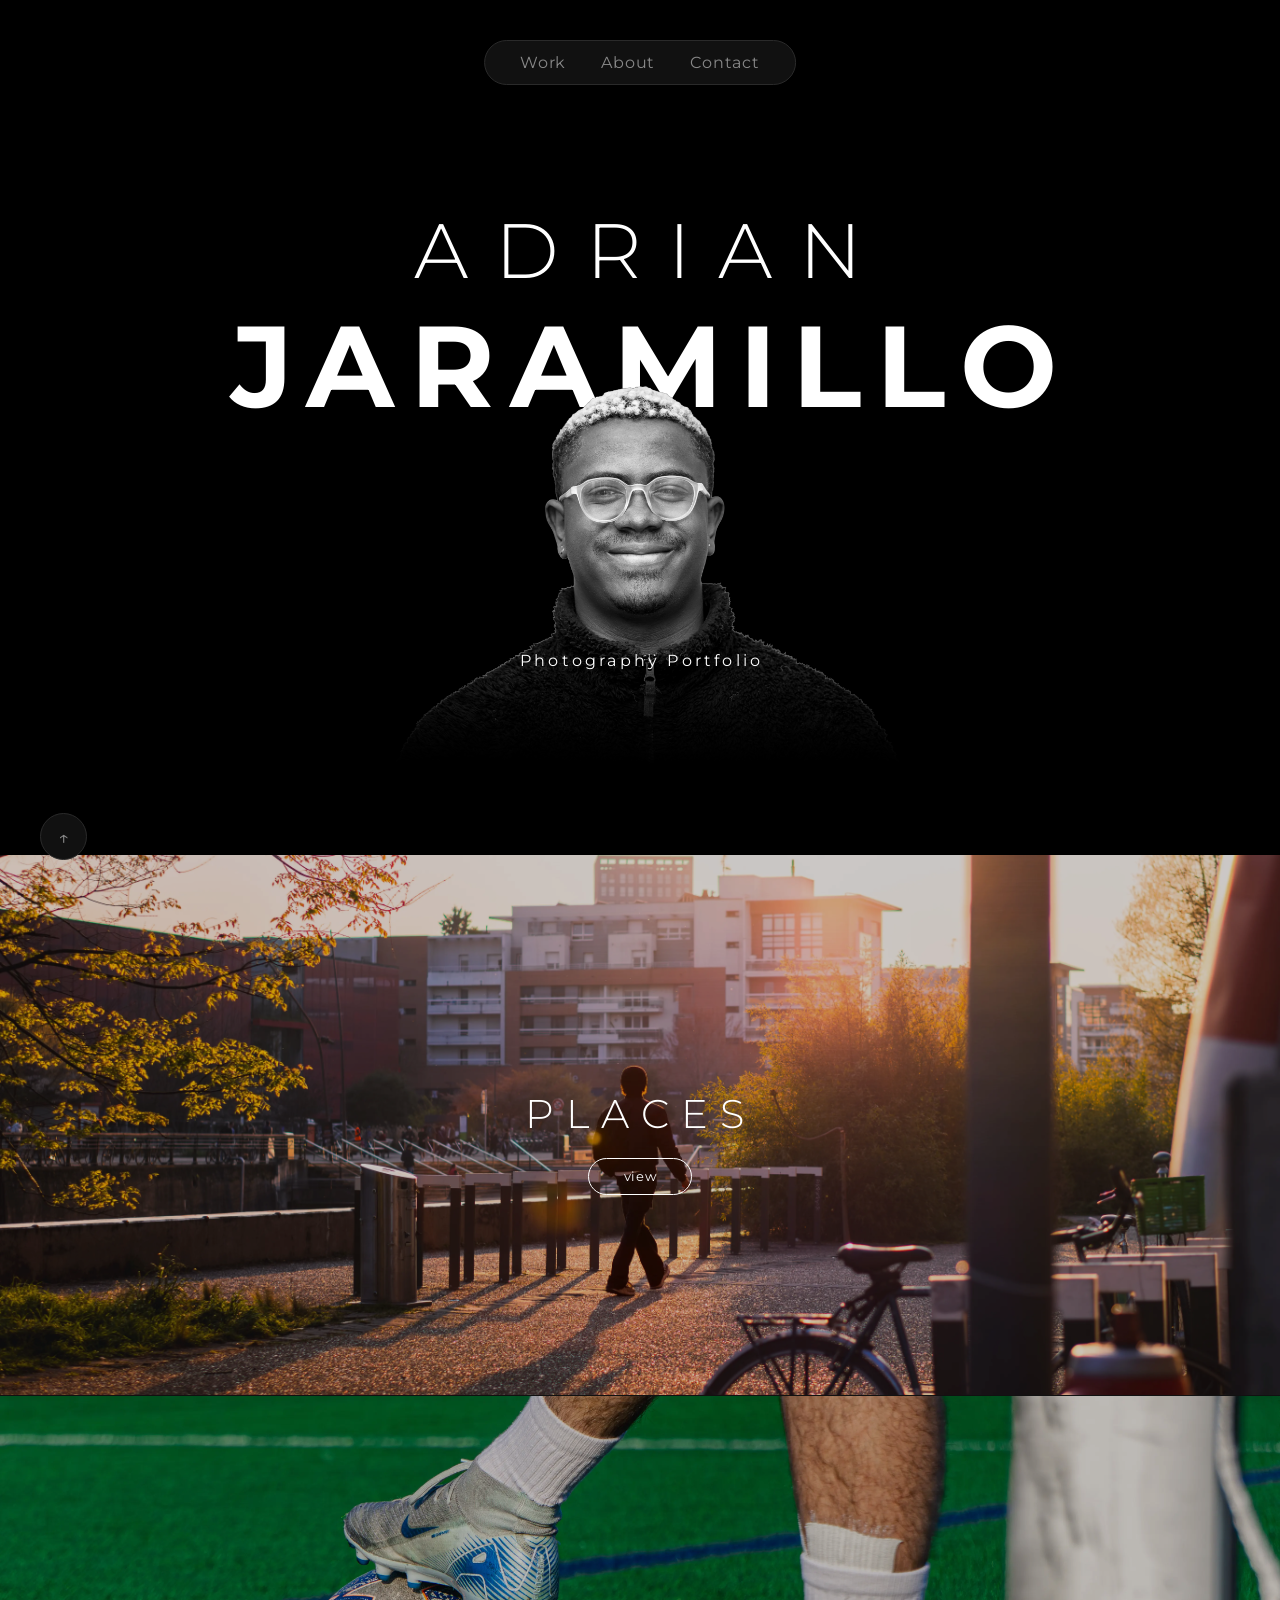
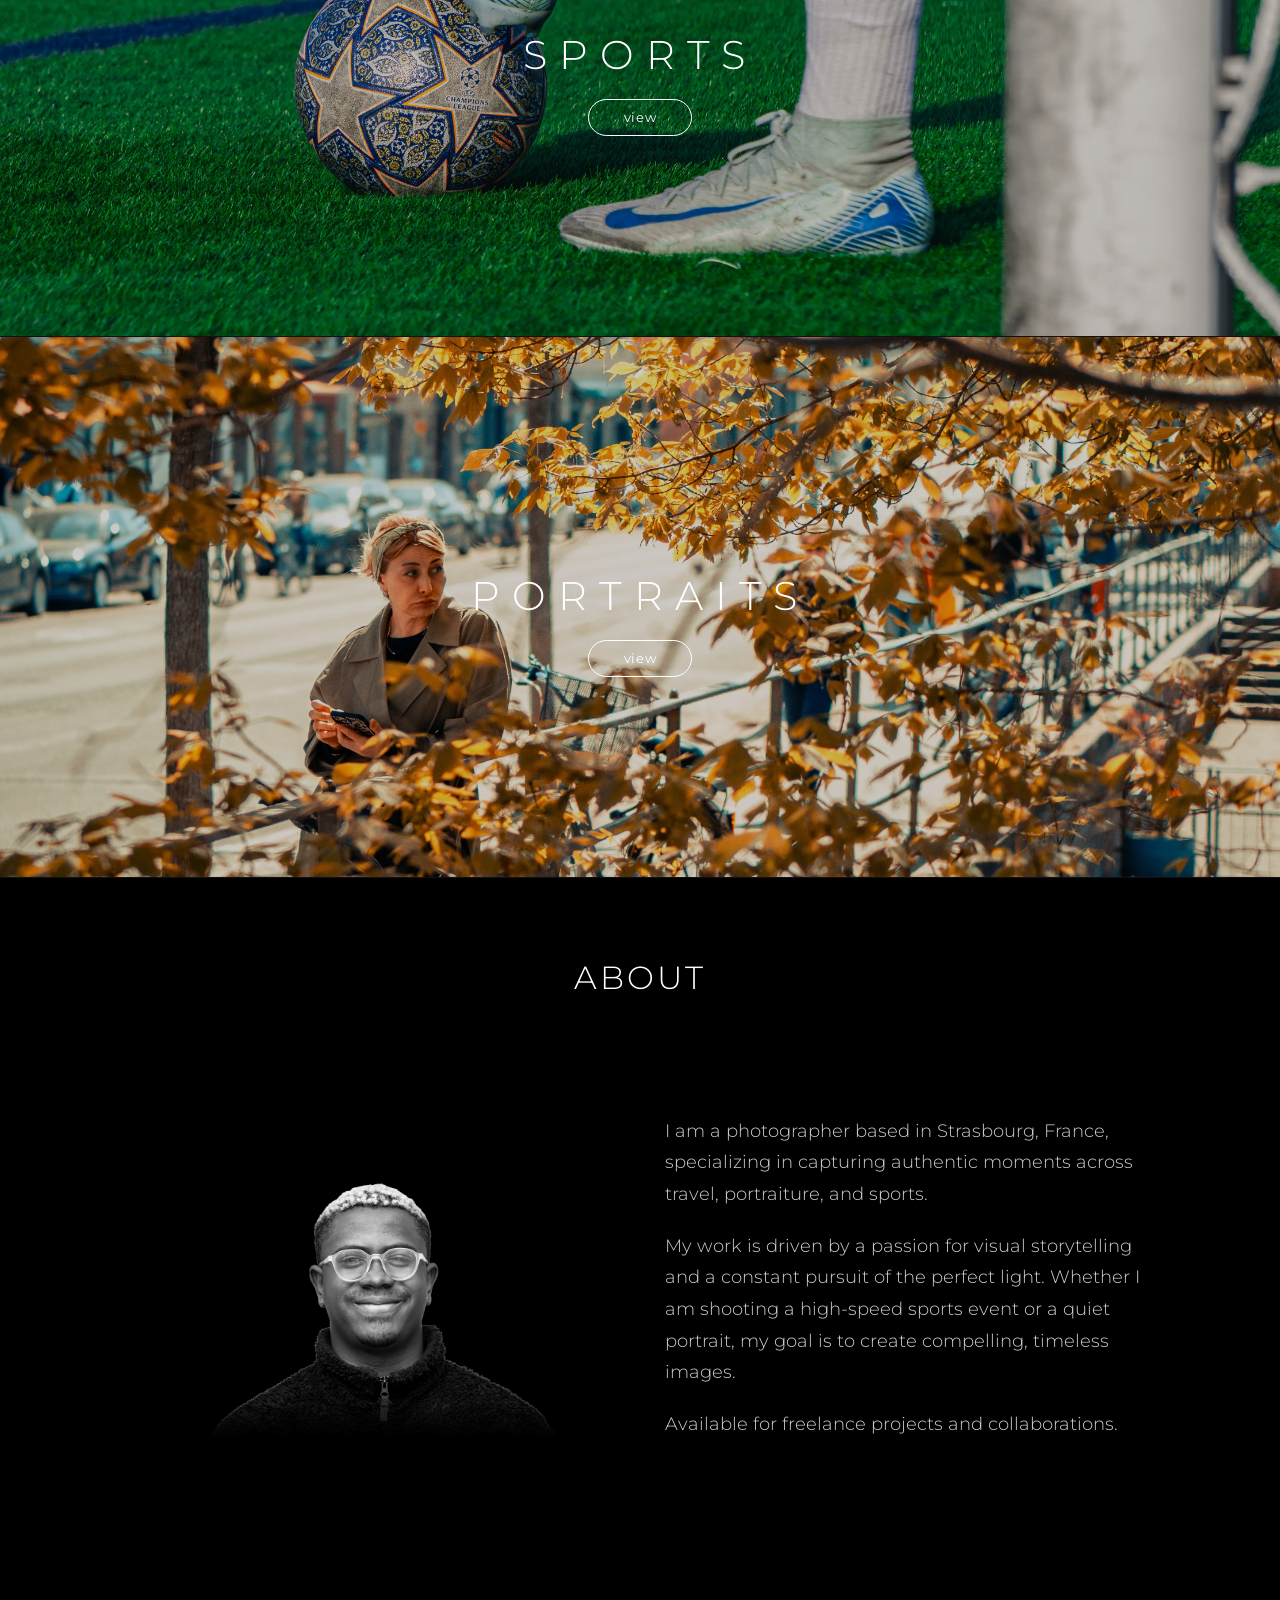
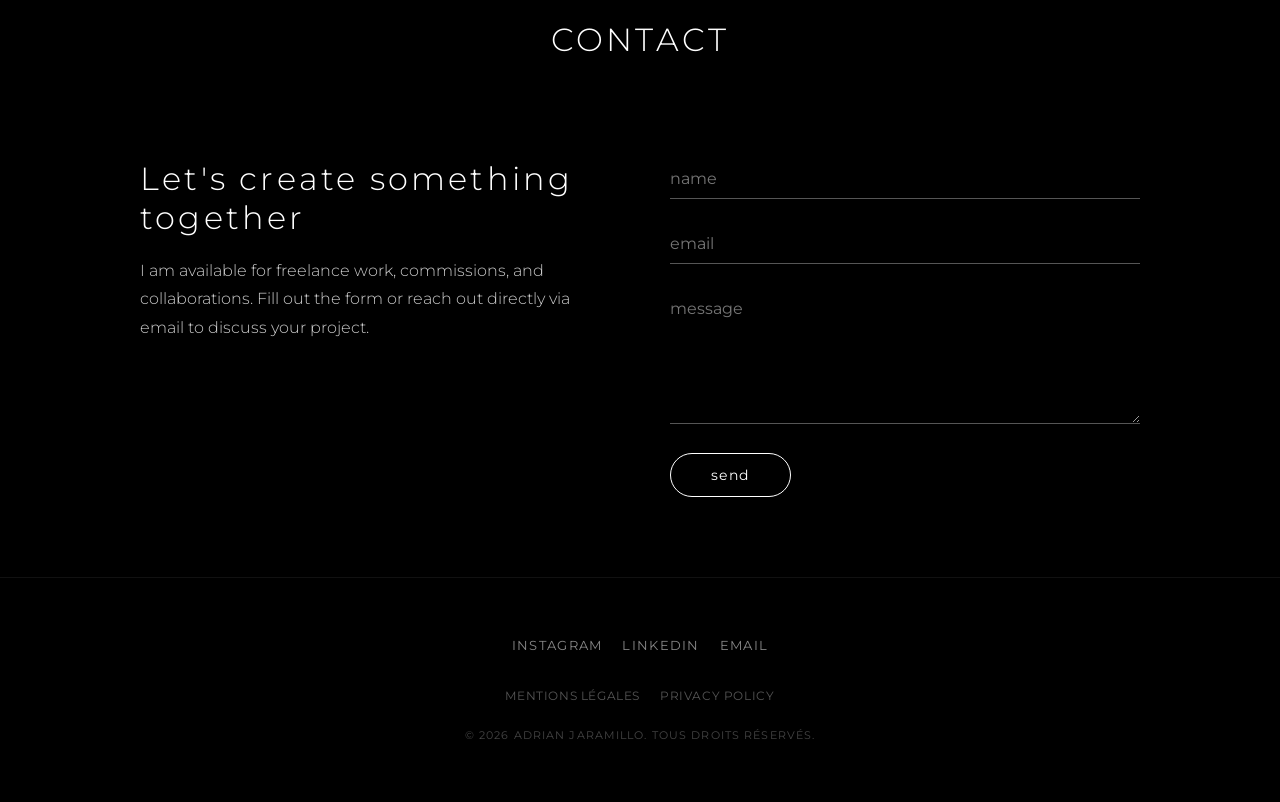
<file: index.html>
<!DOCTYPE html>
<html lang="en">
<head>
<meta charset="UTF-8">
<meta name="viewport" content="width=device-width, initial-scale=1.0">
<title>Adrian Jaramillo | Portfolio</title>
<link rel="canonical" href="https://adrianjaramillo.com/" />
<link rel="icon" type="image/png" href="favicon-main.png" sizes="192x192">
<link rel="icon" type="image/png" href="favicon-white.png" media="(prefers-color-scheme: dark)">
<link rel="icon" type="image/png" href="favicon-black.png" media="(prefers-color-scheme: light)">
  
<link rel="preconnect" href="https://fonts.googleapis.com">
<link rel="preconnect" href="https://fonts.gstatic.com" crossorigin>
<link href="https://fonts.googleapis.com/css2?family=Montserrat:wght@400;600;700&display=swap" rel="stylesheet">
  
<meta property="og:type" content="website">
<meta property="og:url" content="https://adrianjaramillo.com/">
<meta property="og:title" content="Adrian Jaramillo | Photography Portfolio">
<meta property="og:description" content="Photographer based in Strasbourg, specializing in travel, portraiture, and sports photography.">
<meta property="og:image" content="https://adrianjaramillo.com/images/hero-portrait.webp">

<meta name="twitter:card" content="summary_large_image">
<meta name="twitter:title" content="Adrian Jaramillo | Photography Portfolio">
<meta name="twitter:description" content="Photographer based in Strasbourg, specializing in travel, portraiture, and sports photography.">
<meta name="twitter:image" content="https://adrianjaramillo.com/images/hero-portrait.webp">
  
<link rel="stylesheet" href="styles.css">
</head>
<body>
<a href="#" class="floating-to-top">&#8593;</a>
  
  <nav class="site-nav">
    <a href="#places">Work</a>
    <a href="#about">About</a>
    <a href="#contact">Contact</a>
  </nav>

<header class="hero-header" id="home">
    <h1>
    <span class="first-name">ADRIAN</span><br>
    <span class="last-name">JARAMILLO</span>
    </h1>
    <p>Photography Portfolio</p>

    <img src="images/hero-portrait.webp" alt="Adrian Jaramillo" class="hero-portrait">
  </header>

  <main>
    <section class="portfolio-section" id="places" style="background-image: url('images/places-images/Background.webp');">
      <h2>PLACES</h2>
      <a href="places.html" class="view-button">view</a>
    </section>

    <section class="portfolio-section" id="sports" style="background-image: url('images/sports-images/Background.webp');">
      <h2>SPORTS</h2>
      <a href="sports.html" class="view-button">view</a>
    </section>

    <section class="portfolio-section" id="portrait" style="background-image: url('images/portraits-images/Background.webp');">
      <h2>PORTRAITS</h2>
      <a href="portraits.html" class="view-button">view</a>
    </section>

   <!-- <section class="portfolio-section" id="food" style="background-image: url('images/food-images/Background.webp');">
      <h2>FOOD</h2>
      <a href="food.html" class="view-button">view</a>
    </section> -->

    <section id="about" class="gallery-page">
      <header class="gallery-header">
        <h2>ABOUT</h2>
      </header>
      <div class="about-container">
        <div class="about-image">
          <img src="images/hero-portrait.webp" alt="Adrian Jaramillo">
        </div>
        <div class="about-text">
          <p>I am a photographer based in Strasbourg, France, specializing in capturing authentic moments across travel, portraiture, and sports.</p>
          <p>My work is driven by a passion for visual storytelling and a constant pursuit of the perfect light. Whether I am shooting a high-speed sports event or a quiet portrait, my goal is to create compelling, timeless images.</p>
          <p>Available for freelance projects and collaborations.</p>
        </div>
      </div>
    </section>

    <section id="contact" class="gallery-page">
      <header class="gallery-header">
        <h2>CONTACT</h2>
      </header>
      <div class="contact-container">
        <div class="contact-info">
          <h2>Let's create something together</h2>
          <p>I am available for freelance work, commissions, and collaborations. Fill out the form or reach out directly via email to discuss your project.</p>
        </div>

        <div class="contact-form-wrapper">
          <form action="https://formspree.io/f/mqegrayq" method="POST" class="contact-form">
            <div class="input-group">
              <input type="text" id="name" name="name" placeholder="name" required>
            </div>
            <div class="input-group">
              <input type="email" id="email" name="email" placeholder="email" required>
            </div>
            <div class="input-group">
              <textarea id="message" name="message" placeholder="message" rows="6" required></textarea>
            </div>
            <button type="submit" class="submit-button">Send</button>
          </form>
        </div>
      </div>
    </section>

  </main>

<footer class="site-footer">
    <div class="footer-content">
      
      <div class="footer-socials">
        <a href="https://www.instagram.com/by.adrianj/" target="_blank" rel="noopener noreferrer">Instagram</a>
        <a href="https://www.linkedin.com/in/adjaramillo" target="_blank" rel="noopener noreferrer">LinkedIn</a>
        <a href="mailto:adrianjara.photo@gmail.com">Email</a>
      </div>

      <div class="legal-links">
        <a href="mentions-legales.html">Mentions Légales</a>
        <a href="privacy.html">Privacy Policy</a>
      </div>

      <p>&copy; 2026 Adrian Jaramillo. Tous Droits Réservés.</p>
    </div>
  </footer>

</body>
</html>
</file>
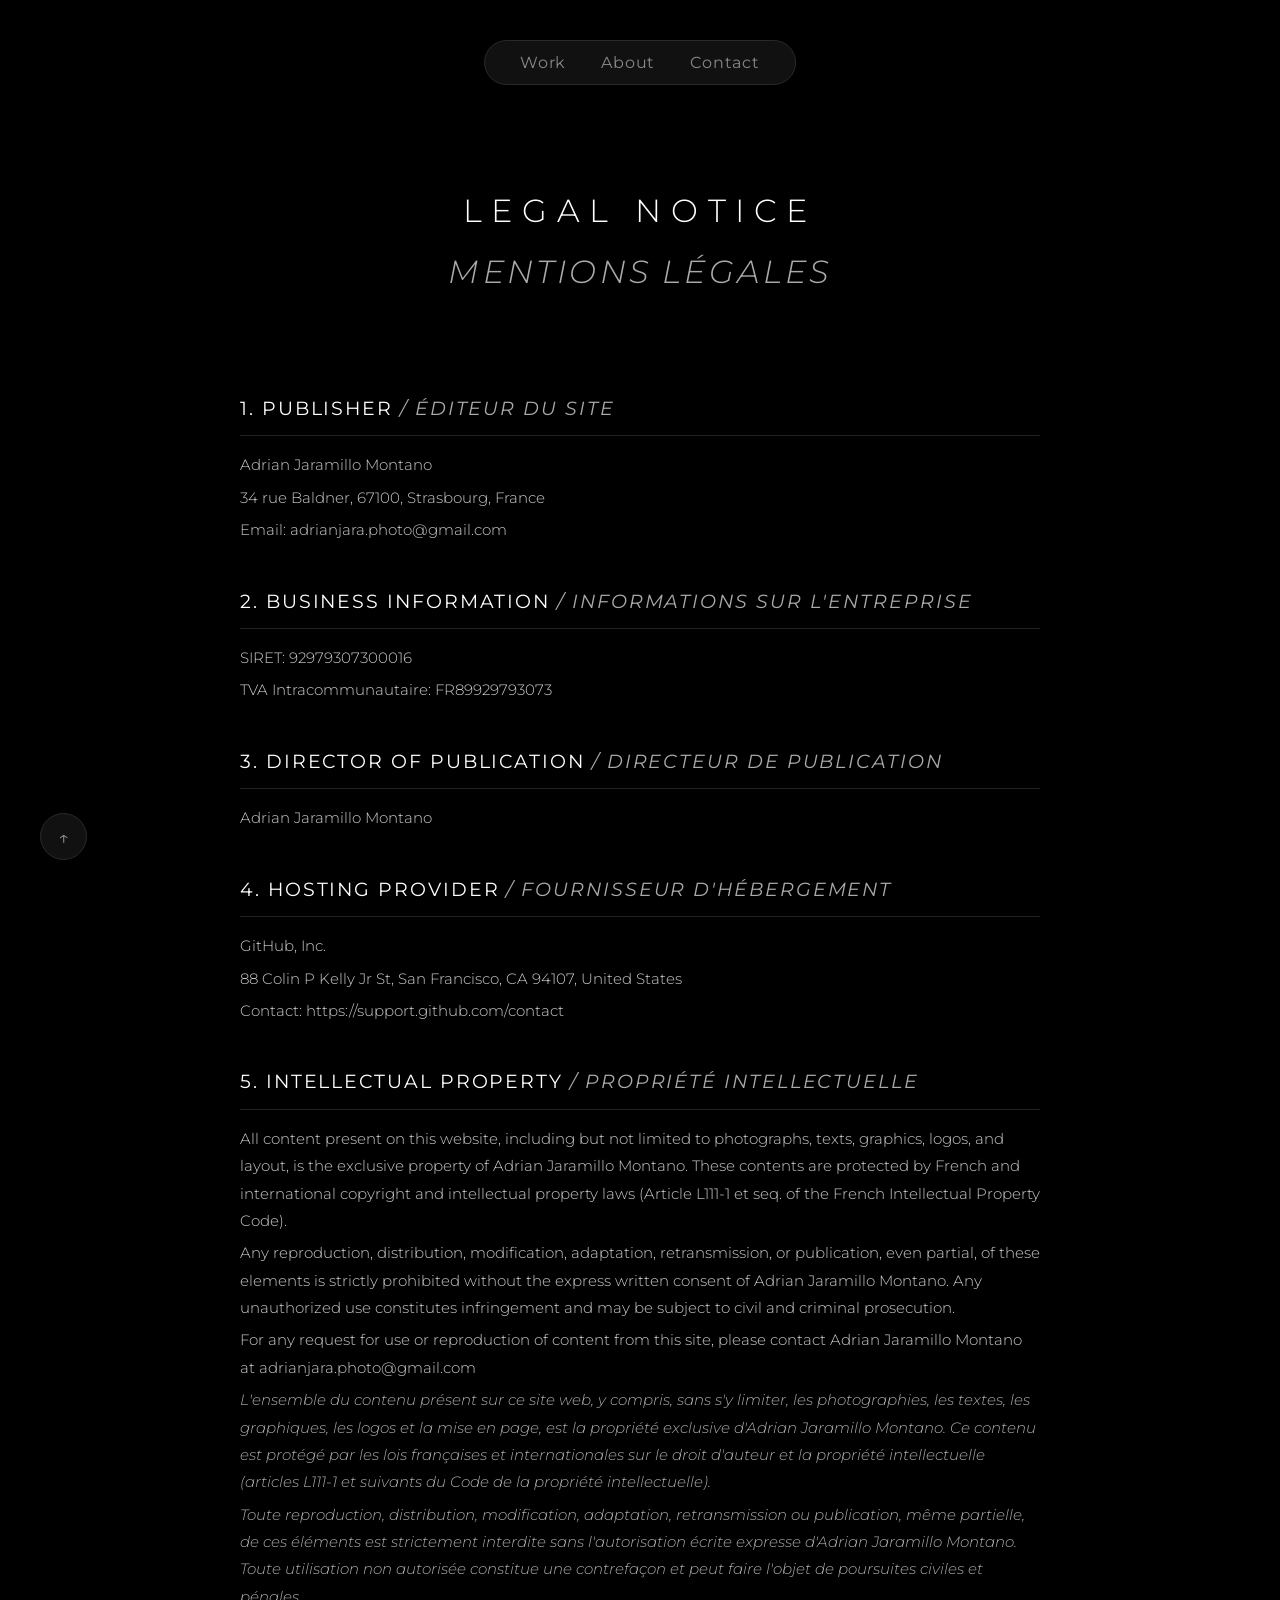
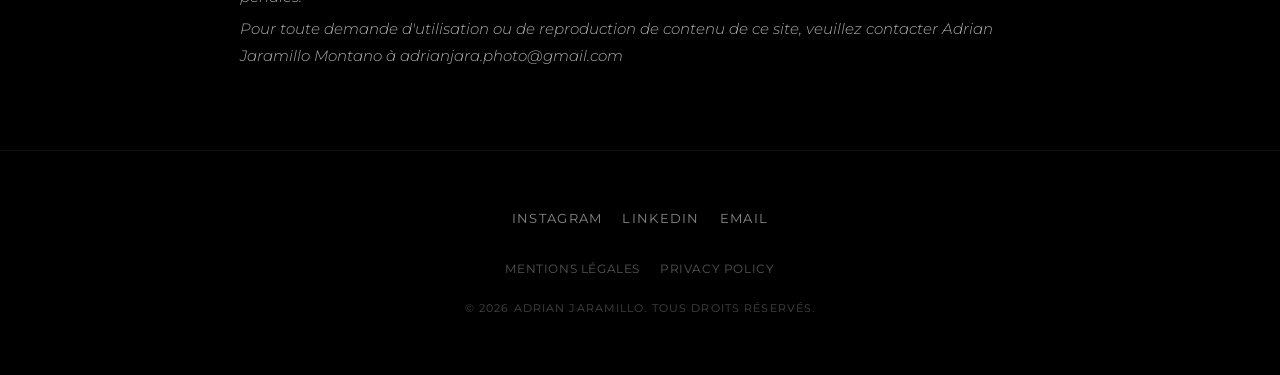
<file: mentions-legales.html>
<!DOCTYPE html>
<html lang="en">
<head>
<meta charset="UTF-8">
<meta name="viewport" content="width=device-width, initial-scale=1.0">
<title>Mentions Légales | Adrian Jaramillo</title>
<link rel="canonical" href="https://adrianjaramillo.com/mentions-legales.html" />
<link rel="icon" type="image/png" href="favicon-main.png" sizes="192x192">
<link rel="icon" type="image/png" href="favicon-white.png" media="(prefers-color-scheme: dark)">
<link rel="icon" type="image/png" href="favicon-black.png" media="(prefers-color-scheme: light)">
  
<link rel="preconnect" href="https://fonts.googleapis.com">
<link rel="preconnect" href="https://fonts.gstatic.com" crossorigin>
<link href="https://fonts.googleapis.com/css2?family=Montserrat:wght@300;400;600;700&display=swap" rel="stylesheet">

<link rel="stylesheet" href="styles.css">
</head>
<body>
<a href="#" class="floating-to-top">&#8593;</a>
  <nav class="site-nav">
    <a href="index.html">Work</a>
    <a href="index.html#about">About</a>
    <a href="index.html#contact">Contact</a>
  </nav>

  <main class="gallery-page">
    <header class="gallery-header">
      <h1>LEGAL NOTICE</h1>
      <h2 class="fr-text">MENTIONS LÉGALES</h2>
    </header>

    <section class="legal-container">
      <div class="legal-section">
        <h2>1. Publisher <span class="fr-text">/ Éditeur du site</span></h2>
        <p>Adrian Jaramillo Montano</p>
        <p>34 rue Baldner, 67100, Strasbourg, France</p>
        <p>Email: adrianjara.photo@gmail.com</p>
      </div>

      <div class="legal-section">
        <h2>2. Business Information <span class="fr-text">/ Informations sur l'entreprise</span></h2>
        <p>SIRET: 92979307300016</p>
        <p>TVA Intracommunautaire: FR89929793073</p>
      </div>

      <div class="legal-section">
        <h2>3. Director of Publication <span class="fr-text">/ Directeur de publication</span></h2>
        <p>Adrian Jaramillo Montano</p>
      </div>

      <div class="legal-section">
        <h2>4. Hosting Provider <span class="fr-text">/ Fournisseur d'hébergement</span></h2>
        <p>GitHub, Inc.</p>
        <p>88 Colin P Kelly Jr St, San Francisco, CA 94107, United States</p>
        <p>Contact: https://support.github.com/contact</p>
      </div>

      <div class="legal-section">
        <h2>5. Intellectual Property <span class="fr-text">/ Propriété intellectuelle</span></h2>
        <p>All content present on this website, including but not limited to photographs, texts, graphics, logos, and layout, is the exclusive property of Adrian Jaramillo Montano. These contents are protected by French and international copyright and intellectual property laws (Article L111-1 et seq. of the French Intellectual Property Code).</p>
        <p>Any reproduction, distribution, modification, adaptation, retransmission, or publication, even partial, of these elements is strictly prohibited without the express written consent of Adrian Jaramillo Montano. Any unauthorized use constitutes infringement and may be subject to civil and criminal prosecution.</p>
        <p>For any request for use or reproduction of content from this site, please contact Adrian Jaramillo Montano at adrianjara.photo@gmail.com</p>
        <p class="fr-text">L'ensemble du contenu présent sur ce site web, y compris, sans s'y limiter, les photographies, les textes, les graphiques, les logos et la mise en page, est la propriété exclusive d'Adrian Jaramillo Montano. Ce contenu est protégé par les lois françaises et internationales sur le droit d'auteur et la propriété intellectuelle (articles L111-1 et suivants du Code de la propriété intellectuelle).</p>
        <p class="fr-text">Toute reproduction, distribution, modification, adaptation, retransmission ou publication, même partielle, de ces éléments est strictement interdite sans l'autorisation écrite expresse d'Adrian Jaramillo Montano. Toute utilisation non autorisée constitue une contrefaçon et peut faire l'objet de poursuites civiles et pénales.</p>
        <p class="fr-text">Pour toute demande d'utilisation ou de reproduction de contenu de ce site, veuillez contacter Adrian Jaramillo Montano à adrianjara.photo@gmail.com</p>
      </div>
    </section>
  </main>

  <footer class="site-footer">
    <div class="footer-content">
      
      <div class="footer-socials">
        <a href="https://www.instagram.com/by.adrianj/" target="_blank" rel="noopener noreferrer">Instagram</a>
        <a href="https://www.linkedin.com/in/adjaramillo" target="_blank" rel="noopener noreferrer">LinkedIn</a>
        <a href="mailto:adrianjara.photo@gmail.com">Email</a>
      </div>

      <div class="legal-links">
        <a href="mentions-legales.html">Mentions Légales</a>
        <a href="privacy.html">Privacy Policy</a>
      </div>
      <p>&copy; 2026 Adrian Jaramillo. Tous Droits Réservés.</p>
    </div>
  </footer>

</body>
</html>
</file>
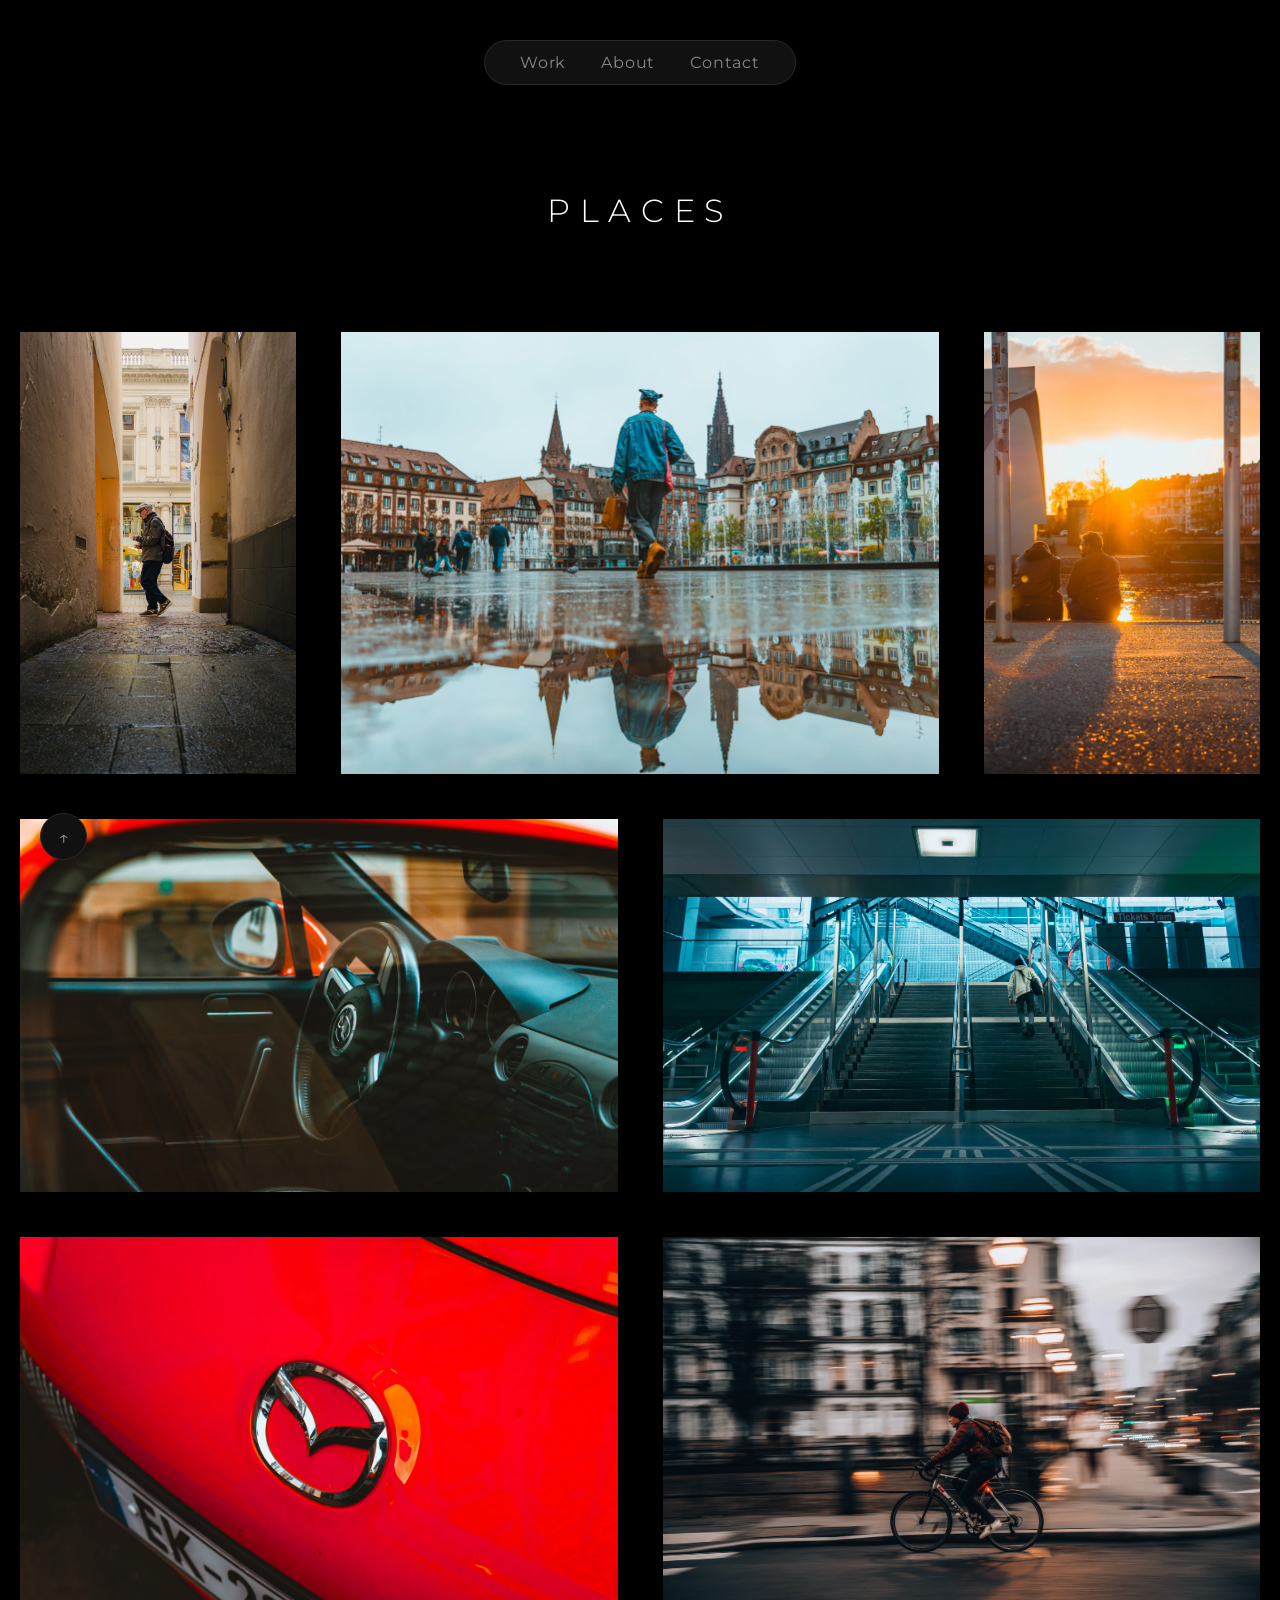
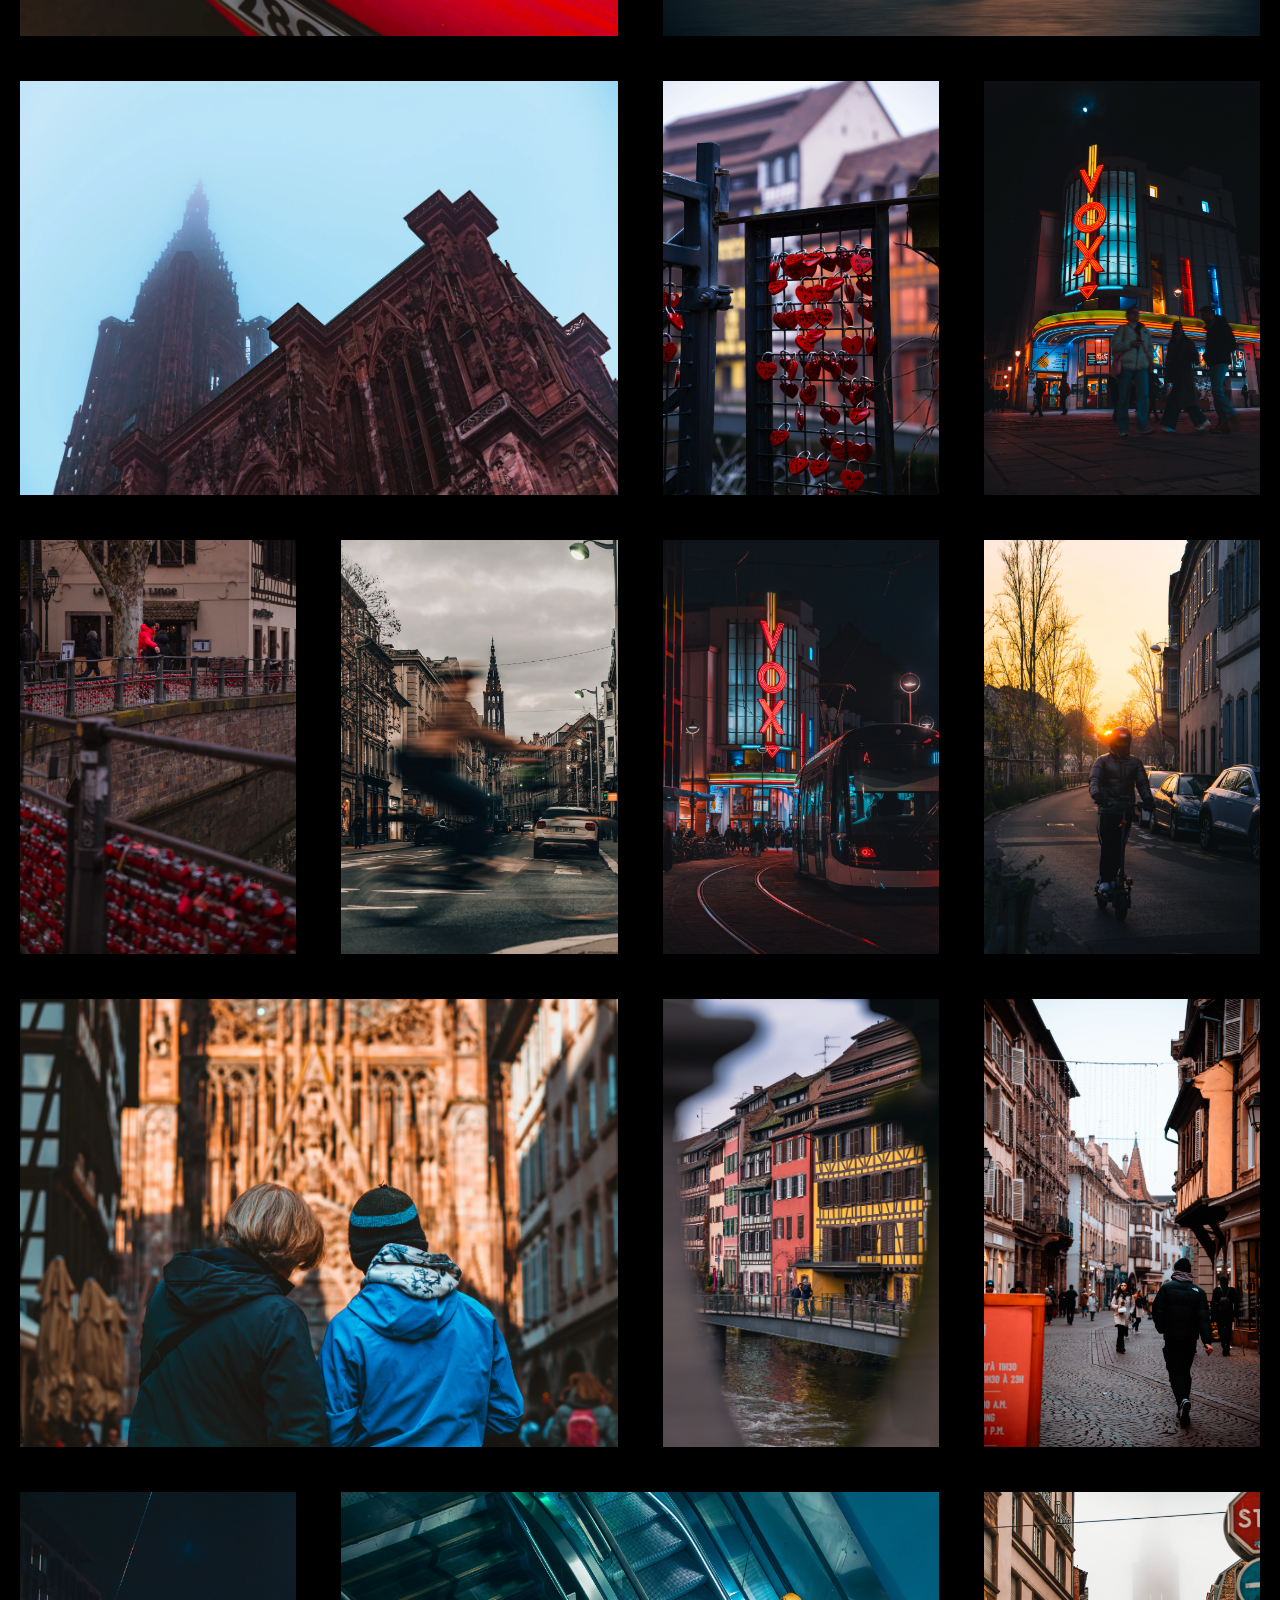
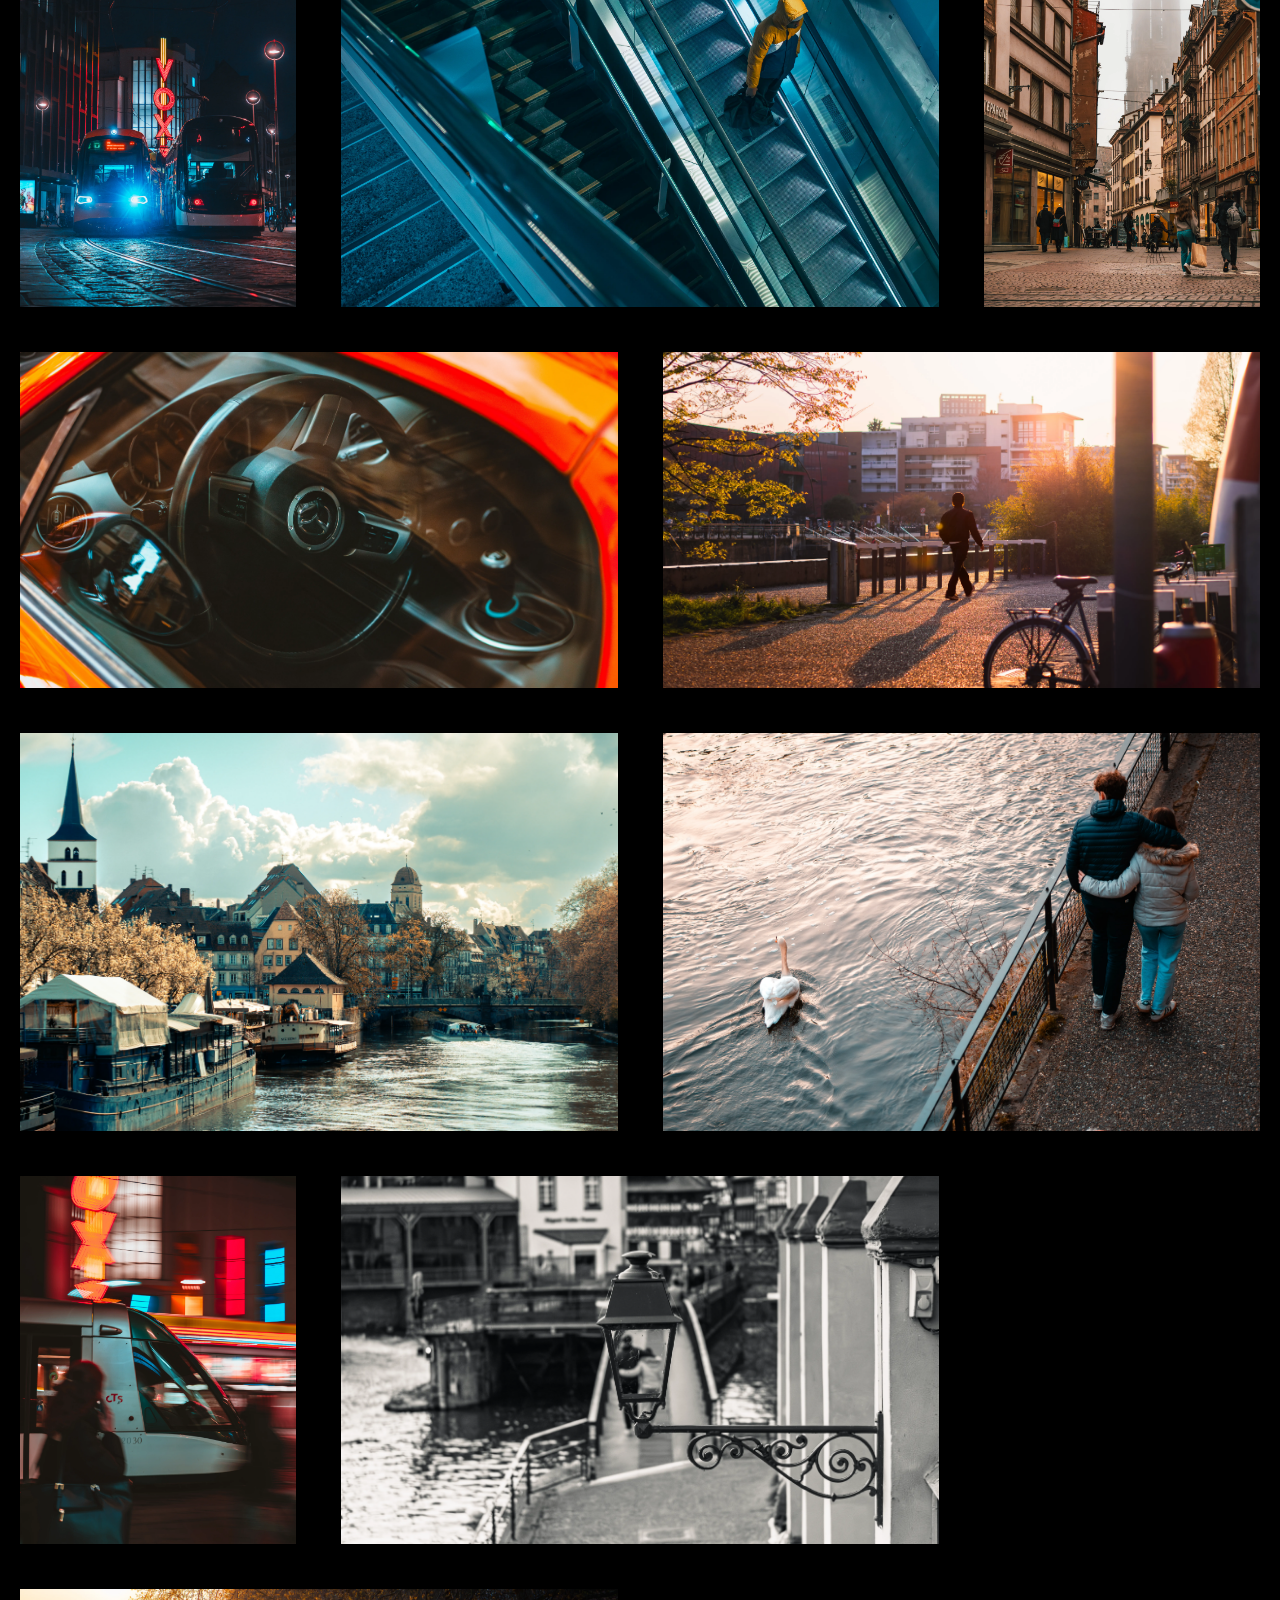
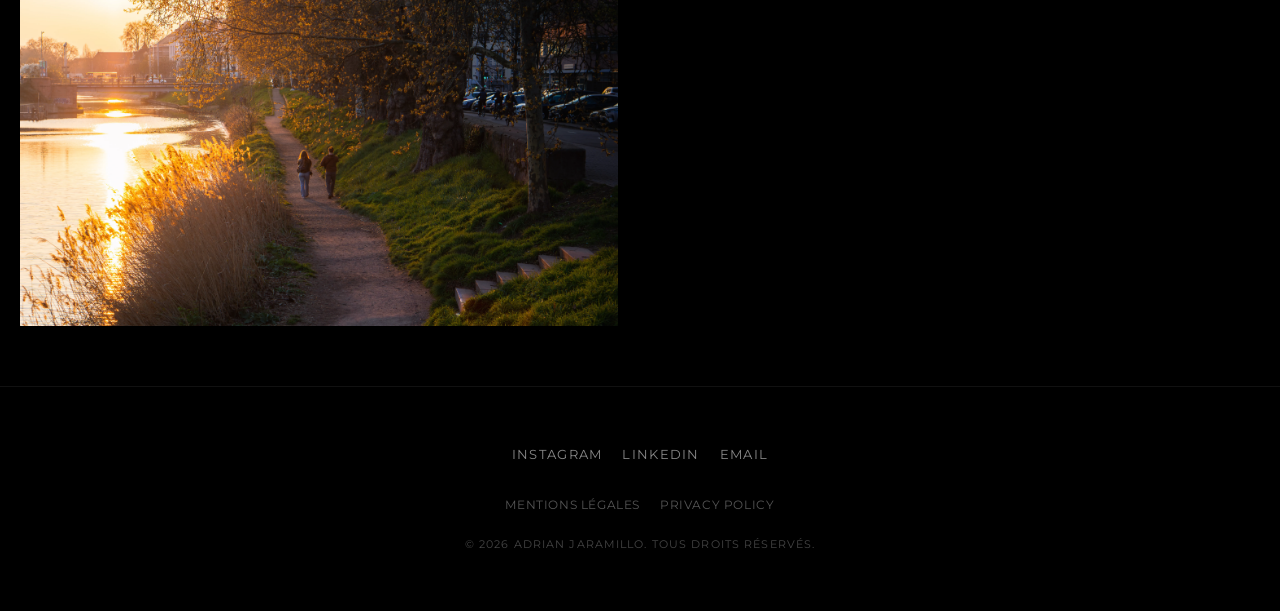
<file: places.html>
<!DOCTYPE html>
<html lang="en">
<head>
<meta charset="UTF-8">
<meta name="viewport" content="width=device-width, initial-scale=1.0">
<title>Adrian Jaramillo | Places</title>
<link rel="canonical" href="https://adrianjaramillo.com/places.html" />
<link rel="icon" type="image/png" href="favicon-main.png" sizes="192x192">
<link rel="icon" type="image/png" href="favicon-white.png" media="(prefers-color-scheme: dark)">
<link rel="icon" type="image/png" href="favicon-black.png" media="(prefers-color-scheme: light)">
  
<link rel="stylesheet" href="styles.css">
<link rel="preconnect" href="https://fonts.googleapis.com">
<link rel="preconnect" href="https://fonts.gstatic.com" crossorigin>
<link href="https://fonts.googleapis.com/css2?family=Montserrat:wght@400;600;700&display=swap" rel="stylesheet">
  
</head>
<body class="gallery-page">
  <a href="#" class="floating-to-top">&#8593;</a>
  <nav class="site-nav">
    <a href="index.html">Work</a>
    <a href="index.html#about">About</a>
    <a href="index.html#contact">Contact</a>
  </nav>

  <header class="gallery-header">
    <h1>PLACES</h1>
  </header>

  <main class="bento-grid" id="gallery-container">
  </main>

<div id="imageOverlay" class="overlay">
    <span id="closeBtn" class="close-button">&times;</span>
    <div class="overlay-layout">
      <div class="overlay-image-container">
        <img id="expandedImage" class="overlay-content">
      </div>
      <div class="overlay-info-panel">
        <h2 id="overlayTitle"></h2>
        <p id="overlayDesc"></p>
        <p id="overlaySettings" class="settings-text"></p>
        <button id="toggleImageBtn" class="view-button">View Raw</button>
      </div>
    </div>
  </div>

  <footer class="site-footer">
    <div class="footer-content">
      
      <div class="footer-socials">
        <a href="https://www.instagram.com/by.adrianj/" target="_blank" rel="noopener noreferrer">Instagram</a>
        <a href="https://www.linkedin.com/in/adjaramillo" target="_blank" rel="noopener noreferrer">LinkedIn</a>
        <a href="mailto:adrianjara.photo@gmail.com">Email</a>
      </div>

      <div class="legal-links">
        <a href="mentions-legales.html">Mentions Légales</a>
        <a href="privacy.html">Privacy Policy</a>
      </div>

      <p>&copy; 2026 Adrian Jaramillo. Tous Droits Réservés.</p>
    </div>
  </footer>
  <script src="places-database.js"></script>
  <script src="gallery-logic.js"></script>
</body>
</html>
</file>
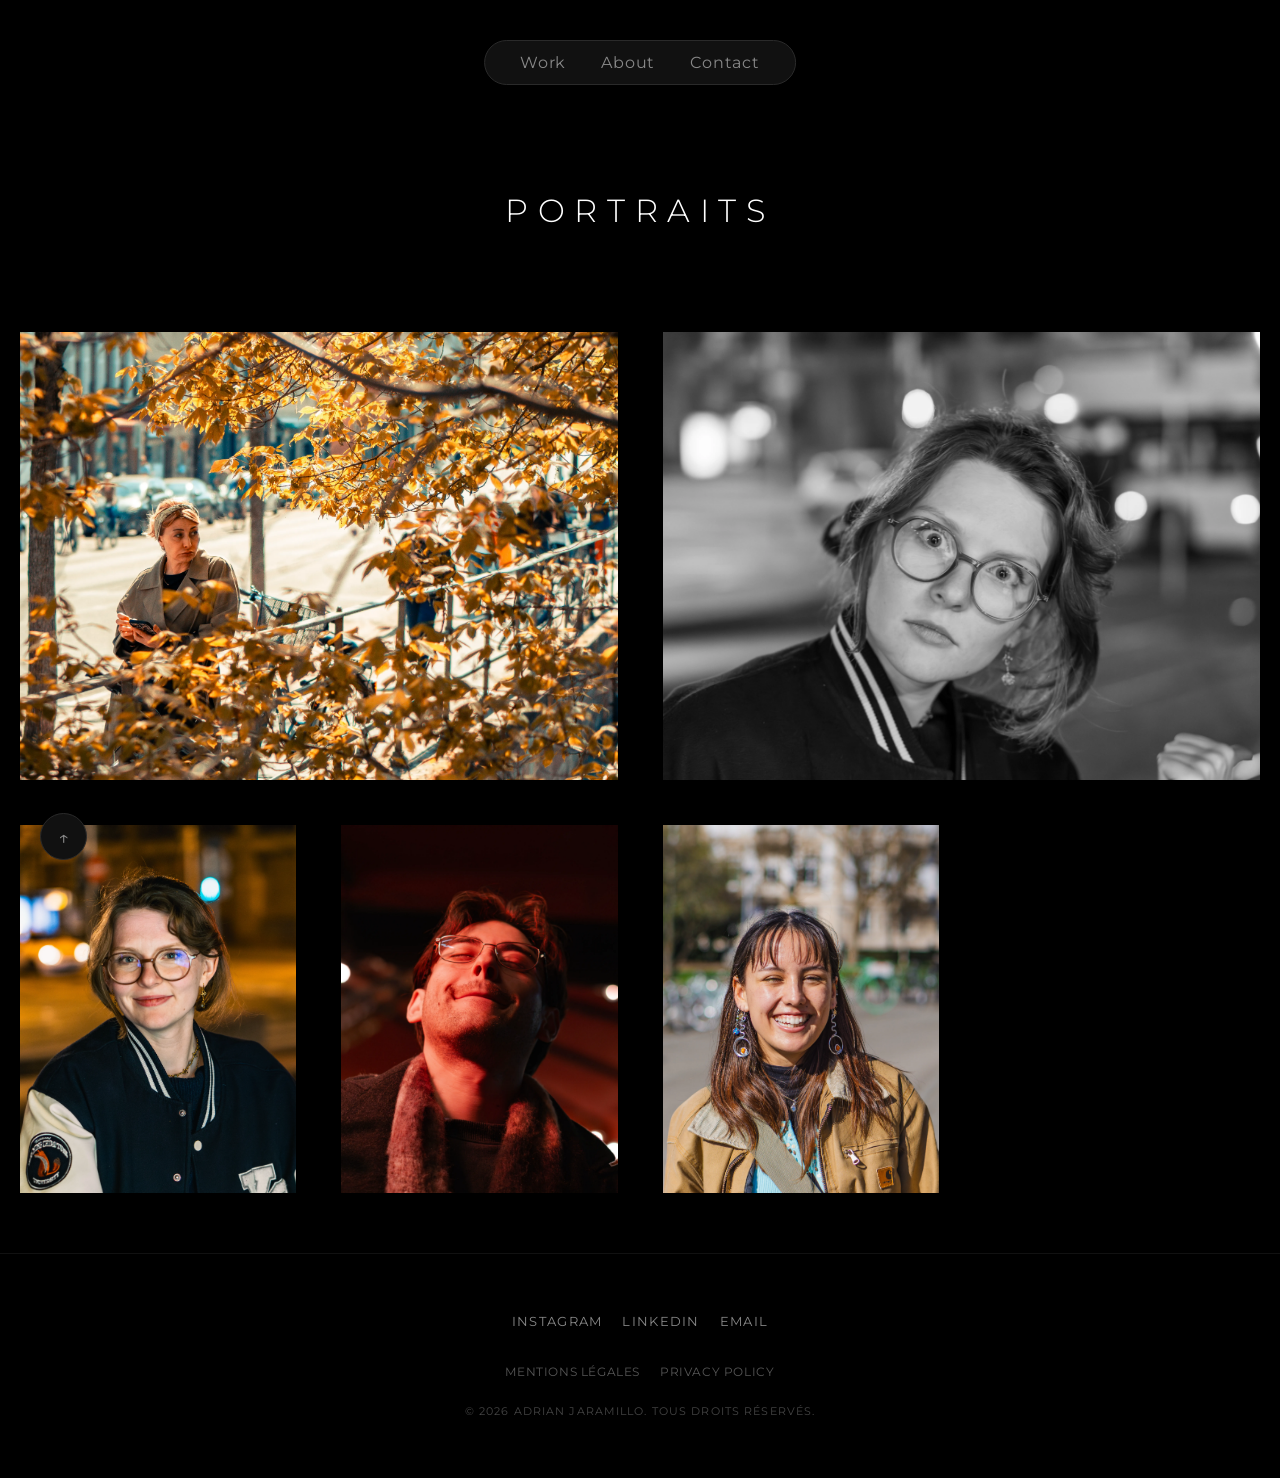
<file: portraits.html>
<!DOCTYPE html>
<html lang="en">
<head>
<meta charset="UTF-8">
<meta name="viewport" content="width=device-width, initial-scale=1.0">
<title>Adrian Jaramillo | Portraits</title>
  <link rel="canonical" href="https://adrianjaramillo.com/protraits.html" />
<link rel="icon" type="image/png" href="favicon-main.png" sizes="192x192">
<link rel="icon" type="image/png" href="favicon-white.png" media="(prefers-color-scheme: dark)">
<link rel="icon" type="image/png" href="favicon-black.png" media="(prefers-color-scheme: light)">
  
<link rel="preconnect" href="https://fonts.googleapis.com">
<link rel="preconnect" href="https://fonts.gstatic.com" crossorigin>
<link href="https://fonts.googleapis.com/css2?family=Montserrat:wght@400;600;700&display=swap" rel="stylesheet">

<link rel="stylesheet" href="styles.css">
</head>
<body class="gallery-page">
  <a href="#" class="floating-to-top">&#8593;</a>
  <nav class="site-nav">
    <a href="index.html">Work</a>
    <a href="index.html#about">About</a>
    <a href="index.html#contact">Contact</a>
  </nav>

  <header class="gallery-header">
    <h1>PORTRAITS</h1>
  </header>

  <main class="bento-grid" id="gallery-container">
  </main>

  <div id="imageOverlay" class="overlay">
    <span id="closeBtn" class="close-button">&times;</span>
    <div class="overlay-layout">
      <div class="overlay-image-container">
        <img id="expandedImage" class="overlay-content">
      </div>
      <div class="overlay-info-panel">
        <h2 id="overlayTitle"></h2>
        <p id="overlayDesc"></p>
        <button id="toggleImageBtn" class="view-button">View Raw</button>
      </div>
    </div>
  </div>

  <footer class="site-footer">
    <div class="footer-content">
      
      <div class="footer-socials">
        <a href="https://www.instagram.com/by.adrianj/" target="_blank" rel="noopener noreferrer">Instagram</a>
        <a href="https://www.linkedin.com/in/adjaramillo" target="_blank" rel="noopener noreferrer">LinkedIn</a>
        <a href="mailto:adrianjara.photo@gmail.com">Email</a>
      </div>

      <div class="legal-links">
        <a href="mentions-legales.html">Mentions Légales</a>
        <a href="privacy.html">Privacy Policy</a>
      </div>

      <p>&copy; 2026 Adrian Jaramillo. Tous Droits Réservés.</p>
    </div>
  </footer>

  <script src="portraits-database.js"></script>
  <script src="gallery-logic.js"></script>

</body>
</html>
</file>
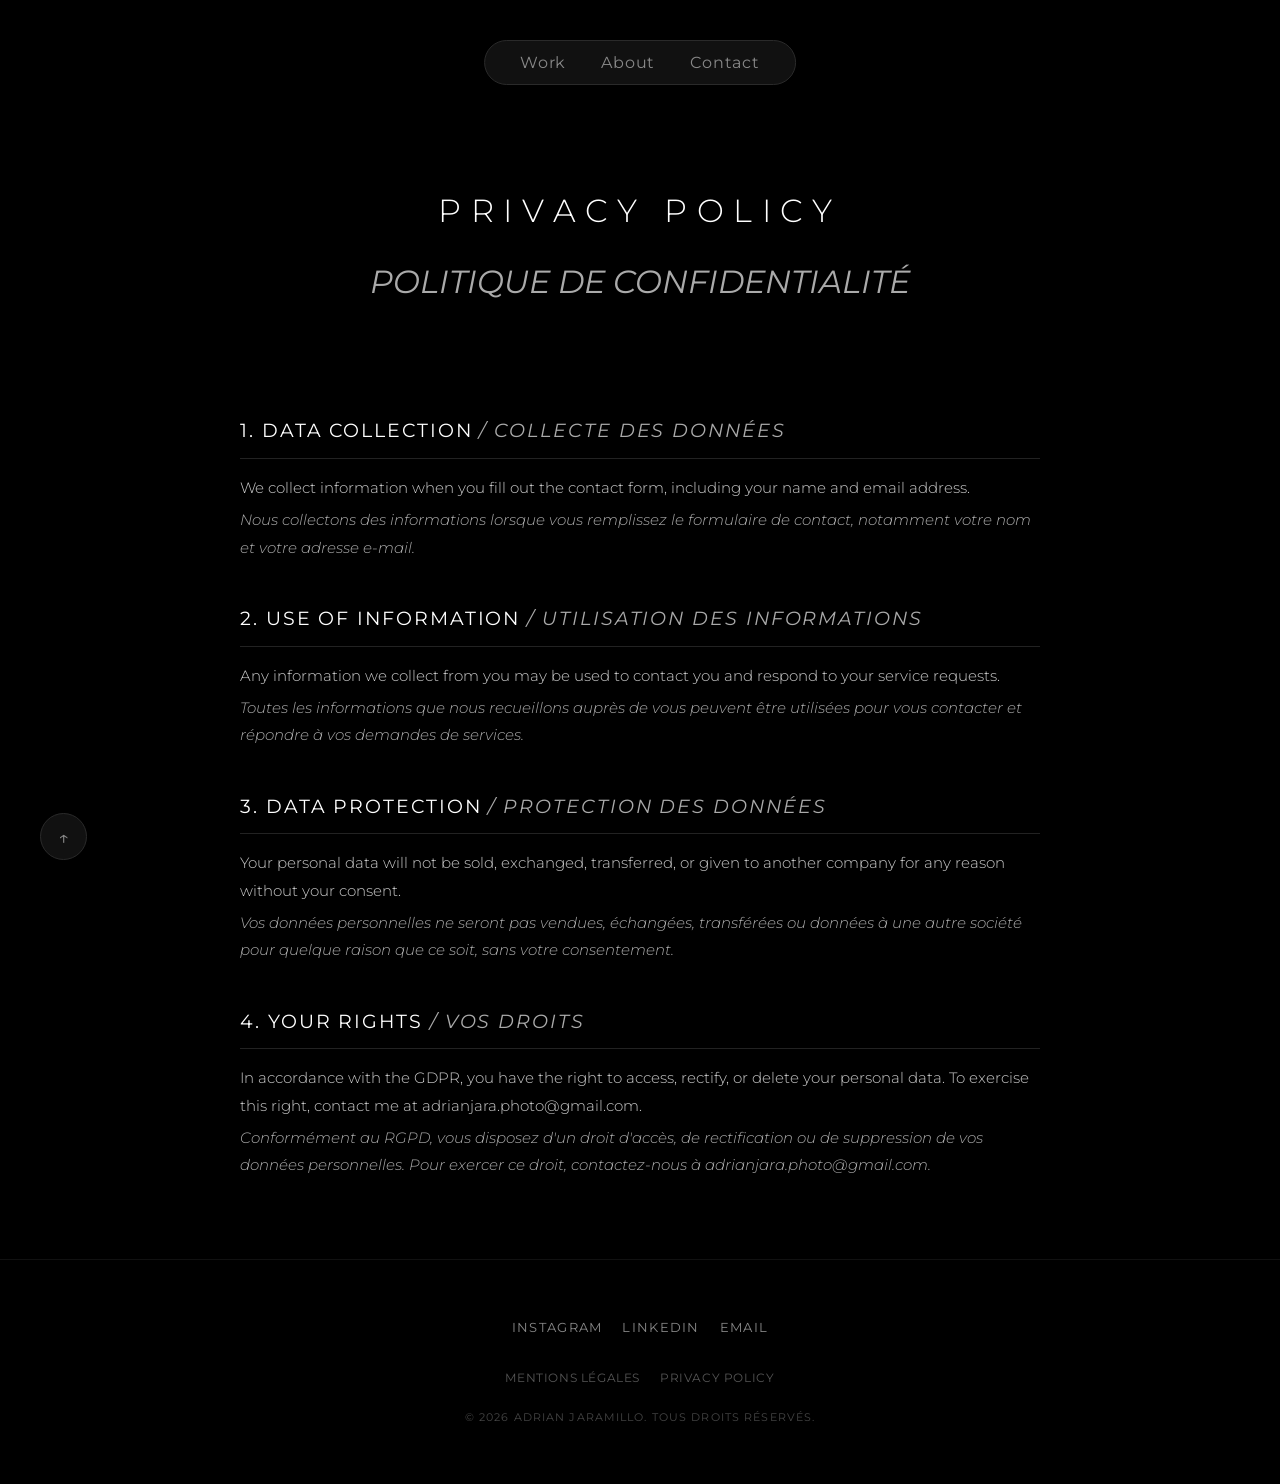
<file: privacy.html>
<!DOCTYPE html>
<html lang="en">
<head>
<meta charset="UTF-8">
<meta name="viewport" content="width=device-width, initial-scale=1.0">
<title>Privacy Policy | Adrian Jaramillo</title>
  <link rel="canonical" href="https://adrianjaramillo.com/privacy.html" />
<link rel="icon" type="image/png" href="favicon-main.png" sizes="192x192">
<link rel="icon" type="image/png" href="favicon-white.png" media="(prefers-color-scheme: dark)">
<link rel="icon" type="image/png" href="favicon-black.png" media="(prefers-color-scheme: light)">
  
<link rel="preconnect" href="https://fonts.googleapis.com">
<link rel="preconnect" href="https://fonts.gstatic.com" crossorigin>
<link href="https://fonts.googleapis.com/css2?family=Montserrat:wght@300;400;600;700&display=swap" rel="stylesheet">
  
<link rel="stylesheet" href="styles.css">
</head>
<body>
<a href="#" class="floating-to-top">&#8593;</a>
  <nav class="site-nav">
    <a href="index.html">Work</a>
    <a href="index.html#about">About</a>
    <a href="index.html#contact">Contact</a>
  </nav>

  <main class="gallery-page">
    <header class="gallery-header">
      <h1>PRIVACY POLICY</h1>
      <p class="fr-text">Politique de Confidentialité</p>
    </header>

    <section class="legal-container">
      <div class="legal-section">
        <h2>1. Data Collection <span class="fr-text">/ Collecte des données</span></h2>
        <p>We collect information when you fill out the contact form, including your name and email address.</p>
        <p class="fr-text">Nous collectons des informations lorsque vous remplissez le formulaire de contact, notamment votre nom et votre adresse e-mail.</p>
      </div>

      <div class="legal-section">
        <h2>2. Use of Information <span class="fr-text">/ Utilisation des informations</span></h2>
        <p>Any information we collect from you may be used to contact you and respond to your service requests.</p>
        <p class="fr-text">Toutes les informations que nous recueillons auprès de vous peuvent être utilisées pour vous contacter et répondre à vos demandes de services.</p>
      </div>

      <div class="legal-section">
        <h2>3. Data Protection <span class="fr-text">/ Protection des données</span></h2>
        <p>Your personal data will not be sold, exchanged, transferred, or given to another company for any reason without your consent.</p>
        <p class="fr-text">Vos données personnelles ne seront pas vendues, échangées, transférées ou données à une autre société pour quelque raison que ce soit, sans votre consentement.</p>
      </div>

      <div class="legal-section">
        <h2>4. Your Rights <span class="fr-text">/ Vos droits</span></h2>
        <p>In accordance with the GDPR, you have the right to access, rectify, or delete your personal data. To exercise this right, contact me at adrianjara.photo@gmail.com.</p>
        <p class="fr-text">Conformément au RGPD, vous disposez d'un droit d'accès, de rectification ou de suppression de vos données personnelles. Pour exercer ce droit, contactez-nous à adrianjara.photo@gmail.com.</p>
      </div>
    </section>
  </main>

  <footer class="site-footer">
    <div class="footer-content">
      
      <div class="footer-socials">
        <a href="https://www.instagram.com/by.adrianj/" target="_blank" rel="noopener noreferrer">Instagram</a>
        <a href="https://www.linkedin.com/in/adjaramillo" target="_blank" rel="noopener noreferrer">LinkedIn</a>
        <a href="mailto:adrianjara.photo@gmail.com">Email</a>
      </div>

      <div class="legal-links">
        <a href="mentions-legales.html">Mentions Légales</a>
        <a href="privacy.html">Privacy Policy</a>
      </div>

      <p>&copy; 2026 Adrian Jaramillo. Tous Droits Réservés.</p>
    </div>
  </footer>

</body>
</html>
</file>
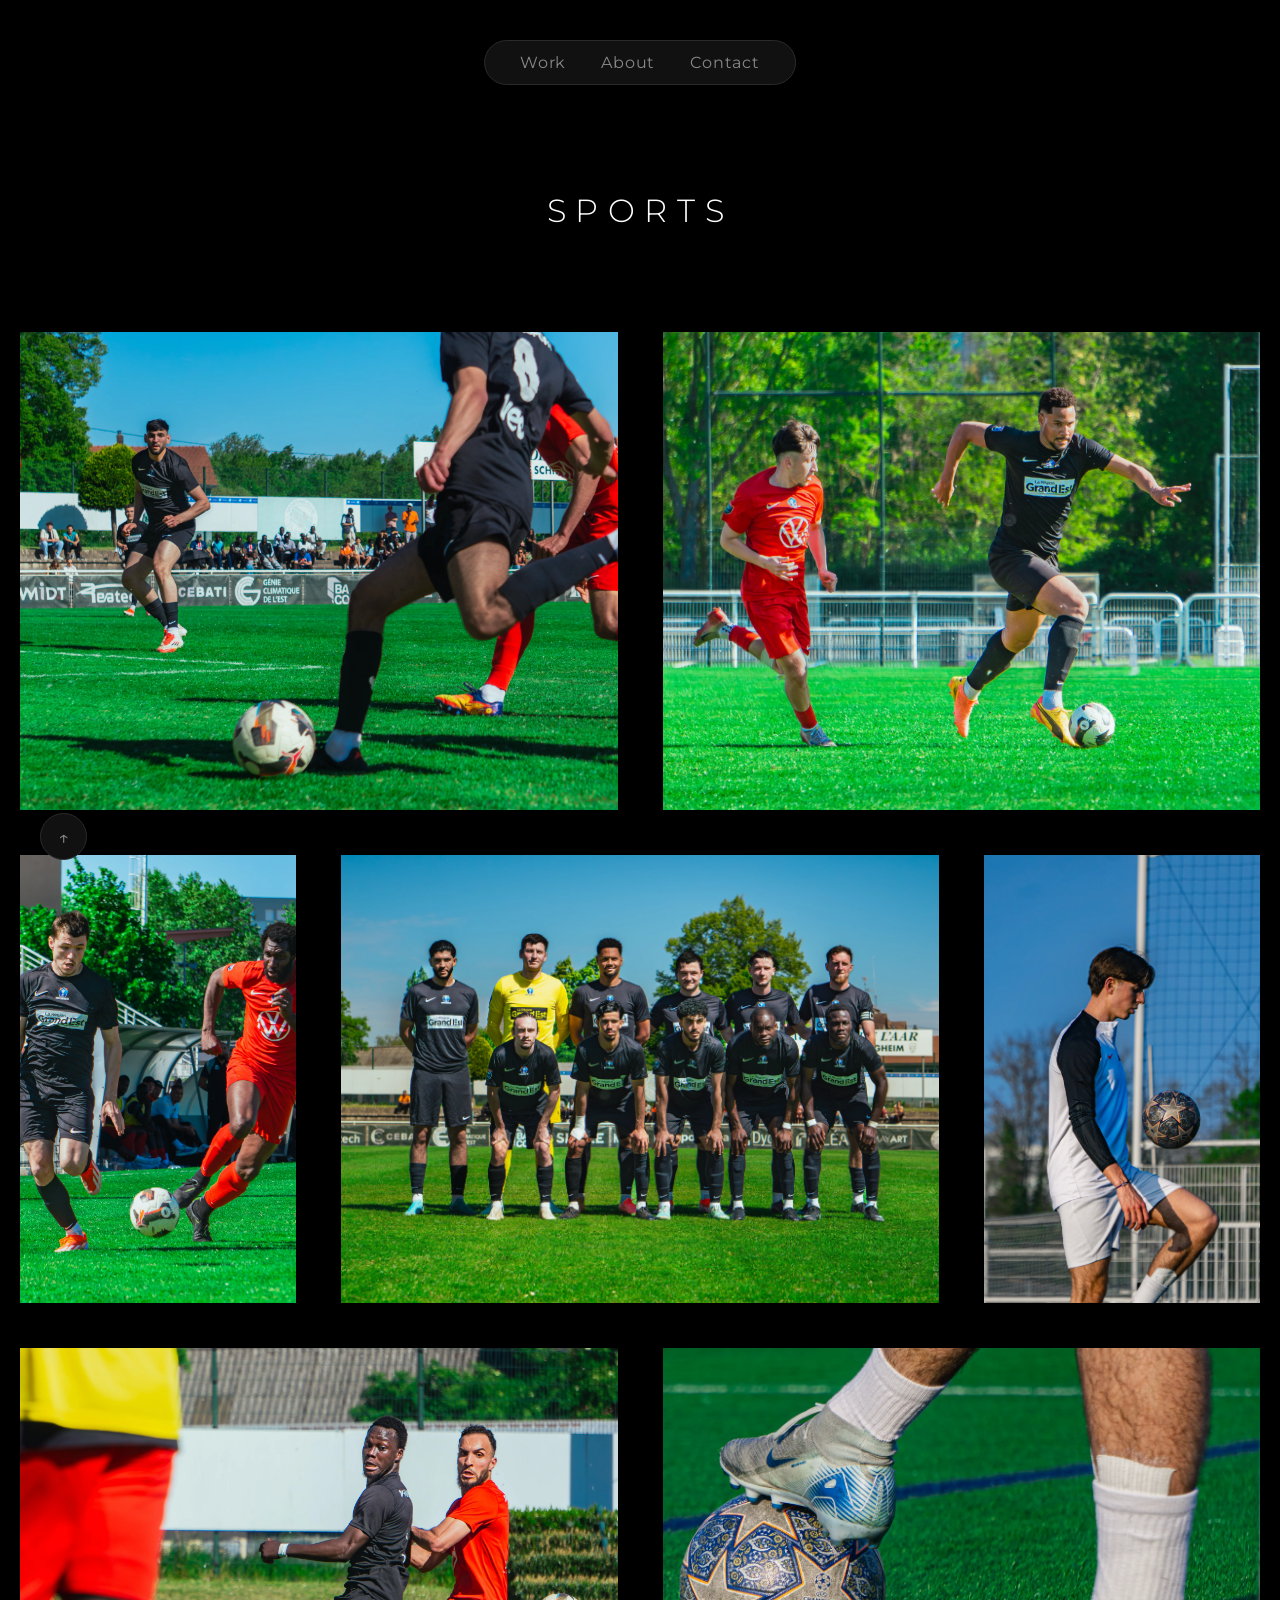
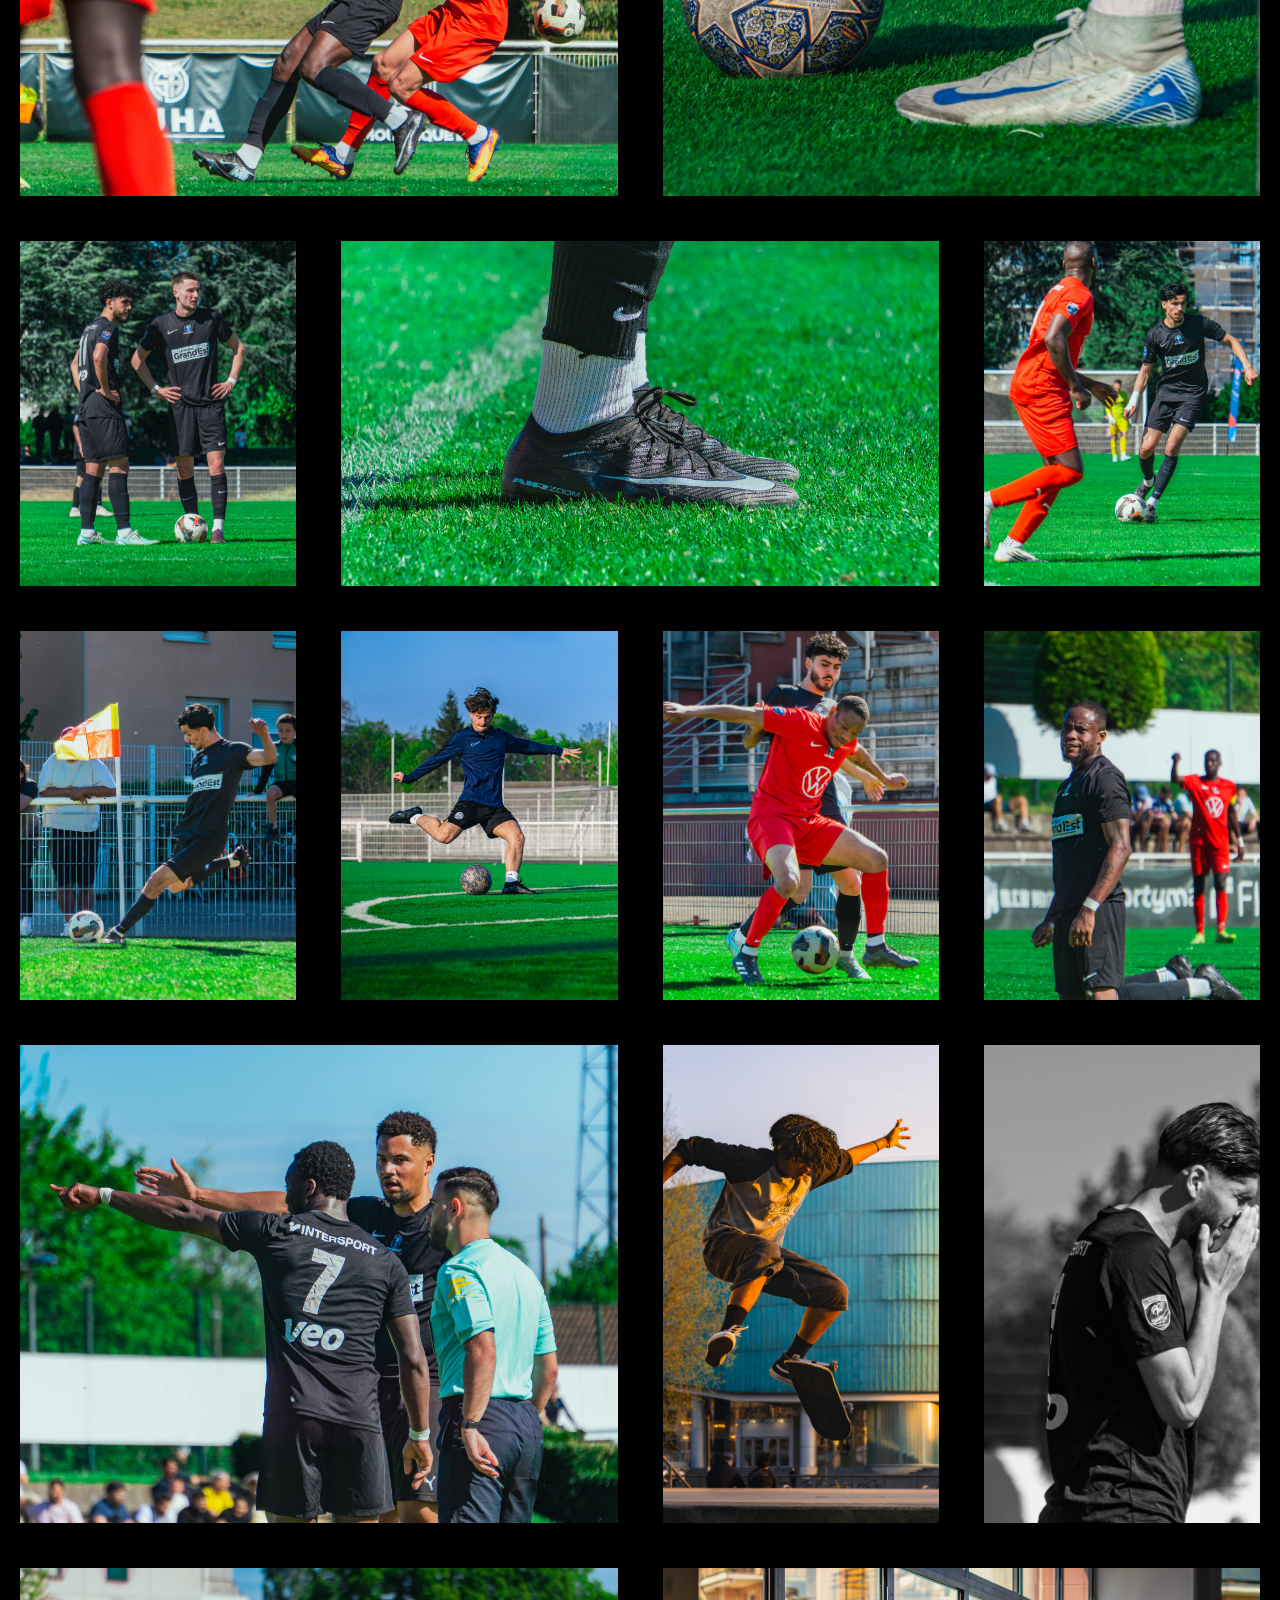
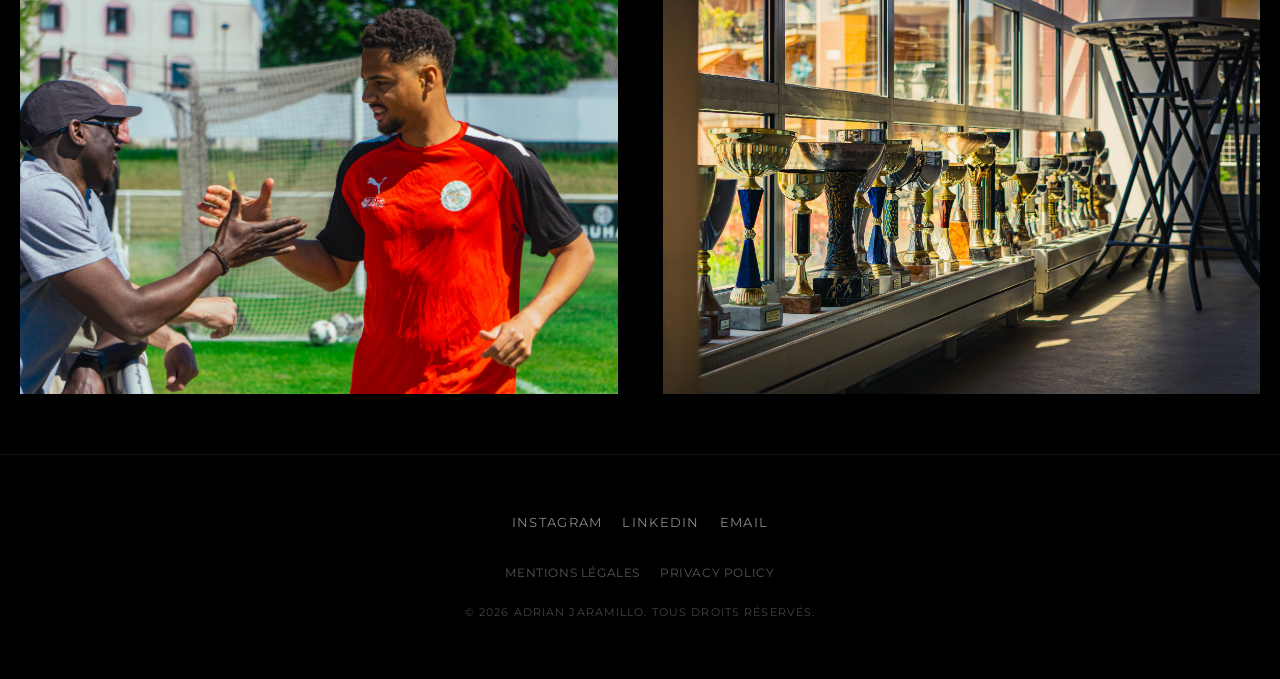
<file: sports.html>
<!DOCTYPE html>
<html lang="en">
<head>
<meta charset="UTF-8">
<meta name="viewport" content="width=device-width, initial-scale=1.0">
<title>Adrian Jaramillo | Sports</title>
  <link rel="canonical" href="https://adrianjaramillo.com/sports.html" />
<link rel="icon" type="image/png" href="favicon-main.png" sizes="192x192">
<link rel="icon" type="image/png" href="favicon-white.png" media="(prefers-color-scheme: dark)">
<link rel="icon" type="image/png" href="favicon-black.png" media="(prefers-color-scheme: light)">
  
<link rel="preconnect" href="https://fonts.googleapis.com">
<link rel="preconnect" href="https://fonts.gstatic.com" crossorigin>
<link href="https://fonts.googleapis.com/css2?family=Montserrat:wght@400;600;700&display=swap" rel="stylesheet">

<link rel="stylesheet" href="styles.css">
</head>
<body class="gallery-page">
  <a href="#" class="floating-to-top">&#8593;</a>
  <nav class="site-nav">
    <a href="index.html">Work</a>
    <a href="index.html#about">About</a>
    <a href="index.html#contact">Contact</a>
  </nav>

  <header class="gallery-header">
    <h1>SPORTS</h1>
  </header>

  <main class="bento-grid" id="gallery-container">
  </main>

  <div id="imageOverlay" class="overlay">
    <span id="closeBtn" class="close-button">&times;</span>
    <div class="overlay-layout">
      <div class="overlay-image-container">
        <img id="expandedImage" class="overlay-content">
      </div>
      <div class="overlay-info-panel">
        <h2 id="overlayTitle"></h2>
        <p id="overlayDesc"></p>
        <button id="toggleImageBtn" class="view-button">View Raw</button>
      </div>
    </div>
  </div>

  <footer class="site-footer">
    <div class="footer-content">
      
      <div class="footer-socials">
        <a href="https://www.instagram.com/by.adrianj/" target="_blank" rel="noopener noreferrer">Instagram</a>
        <a href="https://www.linkedin.com/in/adjaramillo" target="_blank" rel="noopener noreferrer">LinkedIn</a>
        <a href="mailto:adrianjara.photo@gmail.com">Email</a>
      </div>

      <div class="legal-links">
        <a href="mentions-legales.html">Mentions Légales</a>
        <a href="privacy.html">Privacy Policy</a>
      </div>

      <p>&copy; 2026 Adrian Jaramillo. Tous Droits Réservés.</p>
    </div>
  </footer>

  <script src="sports-database.js"></script>
  <script src="gallery-logic.js"></script>

</body>
</html>
</file>
<file: styles.css>
/* =========================================
   1. GLOBAL & BASE STYLES
   ========================================= */
body, html {
  margin: 0;
  padding: 0;
  font-family: 'Montserrat', sans-serif;
  color: #fff;
  background-color: #000;
  scroll-behavior: smooth;
}

/* =========================================
   2. NAVIGATION & FLOATING ELEMENTS
   ========================================= */
.site-nav {
  position: absolute;
  top: 40px; 
  left: 50%;
  transform: translateX(-50%); 
  z-index: 100; 
  margin: 0; 
  background-color: #111111;
  border: 1px solid #2a2a2a;
  border-radius: 50px;
  padding: 12px 35px;
  display: flex;
  justify-content: center;
  align-items: center;
  gap: 35px;
  width: fit-content;
}

.site-nav a {
  color: #888888;
  text-decoration: none;
  font-size: 1rem;
  letter-spacing: 0.05em;
  transition: color 0.3s ease;
}

.site-nav a:hover {
  color: #ffffff;
}

.floating-to-top {
  position: fixed; 
  bottom: 40px; 
  left: 40px; 
  width: 45px;
  height: 45px;
  background-color: #111111;
  border: 1px solid #2a2a2a;
  border-radius: 50%; 
  color: #888888;
  text-decoration: none;
  display: flex;
  justify-content: center;
  align-items: center;
  font-size: 1.2rem;
  transition: color 0.3s ease, border-color 0.3s ease;
  z-index: 1000;
}

.floating-to-top:hover {
  color: #ffffff;
  border-color: #555555; 
}

/* =========================================
   3. SHARED COMPONENTS
   ========================================= */
.view-button {
  background-color: transparent; 
  border: 1px solid #fff;
  border-radius: 50px;
  padding: 10px 35px;
  color: #fff;
  text-decoration: none;
  font-size: 0.8rem;
  text-transform: lowercase;
  letter-spacing: 0.05em;
  transition: background-color 0.3s ease, color 0.3s ease;
  cursor: pointer; 
}

.view-button:hover {
  background-color: #fff;
  color: #000;
}

/* =========================================
   4. INDEX PAGE: HERO SECTION
   ========================================= */
.hero-header {
  position: relative;
  overflow: hidden; 
  height: 95vh; 
  width: 100%;
  display: flex;
  flex-direction: column;
  justify-content: center;
  align-items: center;
  background: linear-gradient(to bottom, black, black);
  color: #fff;
}

.hero-portrait {
  position: absolute;
  bottom: 90px; 
  left: 50%;
  transform: translateX(-50%); 
  height: 55vh; 
  max-height: 600px;
  width: auto;
  z-index: 5; 
  pointer-events: none; 
  -webkit-mask-image: linear-gradient(to bottom, black 78%, transparent 100%);
  mask-image: linear-gradient(to bottom, black 78%, transparent 100%);
}

.hero-header p {
  margin-top: 200px; 
  margin-bottom: 20px;
  margin-right: -0.2em; 
  letter-spacing: 0.2em;
  font-size: 1rem;
  z-index: 7;
  text-align: center;
}

.hero-header h1 {
  font-weight: 300;
  letter-spacing: 0.2em;
  margin-right: -0.3em;
  margin-top: 40px; 
  margin-bottom: 15px;
  font-size: clamp(2.5rem, 6vw, 5rem); 
  text-transform: uppercase;
  text-align: center; 
  line-height: 1.2; 
  z-index: 3;
}

.first-name {
  font-size: 1em; 
  letter-spacing: 0.35em;
  font-weight: 300; 
}

.last-name {
  font-weight: 700; 
  font-size: 1.5em;
}

/* =========================================
   5. INDEX PAGE: PORTFOLIO SECTIONS
   ========================================= */
.portfolio-section {
  height: 60vh;
  min-height: 400px;
  display: flex;
  flex-direction: column;
  justify-content: center;
  align-items: center;
  background-size: cover;
  background-position: center;
  background-color: rgba(0, 0, 0, 0.2); 
  background-blend-mode: overlay;
  border-bottom: 1px solid #111;
}

.portfolio-section h2 {
  font-weight: 300;
  letter-spacing: 0.3em;
  font-size: clamp(1.5rem, 5vw, 2.5rem);
  margin-bottom: 20px;
  text-transform: uppercase;
}

/* =========================================
   6. GALLERY PAGES (PLACES, SPORTS, ETC.)
   ========================================= */
.gallery-page {
  padding-top: 80px; 
}

.gallery-header {
  padding-top: 90px; 
  padding-bottom: 40px; 
  text-align: center;
  margin-bottom: 40px;
}

.gallery-header h1 {
  font-weight: 300;
  letter-spacing: 0.3em;
  font-size: 2rem;
}

.bento-grid {
  display: grid;
  grid-template-columns: repeat(4, 1fr);
  gap: 45px;
  padding: 0 20px 60px 20px;
  max-width: 1600px;
  margin: 0 auto;
  grid-auto-flow: dense; 
}

.grid-item {
  background-color: transparent; 
  overflow: hidden; 
  width: 100%;
  height: 100%;
}

.grid-item img {
  width: 100%;
  height: 100%;
  object-fit: cover; 
  display: block;
  transition: transform 0.4s ease;
}

.grid-item:hover img {
  transform: scale(1.03); 
}

.grid-item.span-wide {
  grid-column: span 2;
}

.overlay {
  display: none; 
  position: fixed;
  z-index: 1000;
  left: 0;
  top: 0;
  width: 100%;
  height: 100%;
  background-color: rgba(0, 0, 0, 0.85); 
}

.overlay-content {
  position: absolute;
  top: 50%;
  left: 50%;
  transform: translate(-50%, -50%);
  display: block;
  max-width: 90vw; 
  max-height: 85vh; 
  margin: 0; 
  object-fit: contain; 
}

.overlay-layout {
  display: flex;
  width: 100%;
  max-width: 1200px; 
  margin: 0 auto; 
  height: 100%;
  padding: 60px 20px 20px 20px;
  box-sizing: border-box;
  align-items: center;
  justify-content: center;
  gap: 50px; 
}

.overlay-image-container {
  flex: 1;
  display: flex;
  justify-content: center;
  align-items: center;
  max-height: 100%;
}

.overlay-image-container .overlay-content {
  position: static;
  transform: none;
  max-width: 100%;
  max-height: 85vh;
  object-fit: contain;
}

.overlay-info-panel {
  width: 350px;
  color: #fff;
  display: flex;
  flex-direction: column;
  gap: 20px;
}

.overlay-info-panel h2 {
  font-weight: 300;
  letter-spacing: 0.1em;
  margin: 0;
  font-size: 1.8rem;
}

.overlay-info-panel p {
  font-weight: 300;
  line-height: 1.6;
  color: #ccc;
  margin: 0;
}

.settings-text {
  font-family: monospace;
  font-size: 0.85rem;
  color: #888 !important;
  background: #111;
  padding: 10px;
  border-radius: 5px;
}

#toggleImageBtn {
  align-self: flex-start;
  margin-top: 10px;
}

/* Mobile adjustments for the overlay */
@media (max-width: 900px) {
  .overlay-layout {
    flex-direction: column;
    padding-top: 80px;
    overflow-y: auto;
    justify-content: flex-start;
  }
  
  .overlay-image-container {
    width: 100%;
  }

  .overlay-image-container .overlay-content {
    max-height: 55svh; 
    width: auto;
  }
  
  .overlay-info-panel {
    width: 100%;
    padding-bottom: 40px;
  }
}

.close-button {
  position: absolute;
  top: 40px; 
  right: 40px; 
  width: 45px;
  height: 45px;
  background-color: #111111;
  border: 1px solid #2a2a2a;
  border-radius: 50%;
  color: #888888;
  display: flex;
  justify-content: center;
  align-items: center;
  font-size: 2rem; 
  font-weight: 300;
  cursor: pointer;
  transition: color 0.3s ease, border-color 0.3s ease;
  z-index: 1001; 
  line-height: 0; 
}

.close-button:hover {
  color: #ffffff;
  border-color: #555555;
}

/* =========================================
   7. ABOUT PAGE
   ========================================= */
.about-container {
  max-width: 1000px;
  margin: 0 auto 80px auto;
  padding: 0 20px;
  display: grid;
  grid-template-columns: 1fr 1fr;
  gap: 50px;
  align-items: center;
}

.about-image img {
  width: 100%;
  height: auto;
  display: block;
  object-fit: cover;
  -webkit-mask-image: linear-gradient(to bottom, black 85%, transparent 95%);
  mask-image: linear-gradient(to bottom, black 85%, transparent 95%);
}

.about-text {
  font-weight: 300;
  line-height: 1.8;
  font-size: 1.1rem;
  color: #ccc;
}

.about-text p {
  margin-bottom: 20px;
}

/* =========================================
   8. CONTACT PAGE
   ========================================= */
.contact-container {
  max-width: 1000px;
  margin: 0 auto 80px auto;
  padding: 0 20px;
  display: grid;
  grid-template-columns: 1fr 1fr;
  gap: 60px;
}

.contact-info h2 {
  font-weight: 300;
  letter-spacing: 0.1em;
  margin-top: 0;
  margin-bottom: 20px;
  font-size: 2rem;
}

.contact-info p {
  font-weight: 300;
  line-height: 1.8;
  color: #ccc;
  margin-bottom: 25px;
}

.contact-details p {
  margin-bottom: 10px;
  color: #fff;
}

.contact-form {
  display: flex;
  flex-direction: column;
  gap: 25px;
}

.contact-form input,
.contact-form textarea {
  width: 100%;
  background: transparent;
  border: none;
  border-bottom: 1px solid #555;
  color: #fff;
  font-family: 'Montserrat', sans-serif;
  font-size: 1rem;
  padding: 10px 0;
  transition: border-color 0.3s ease;
  box-sizing: border-box;
}

.contact-form input:focus,
.contact-form textarea:focus {
  outline: none;
  border-bottom-color: #fff;
}

.contact-form textarea {
  resize: vertical;
}

.submit-button {
  background: transparent;
  border: 1px solid #fff;
  border-radius: 50px;
  color: #fff;
  padding: 12px 40px;
  font-size: 0.9rem;
  font-family: 'Montserrat', sans-serif;
  text-transform: lowercase;
  letter-spacing: 0.1em;
  cursor: pointer;
  align-self: flex-start;
  transition: background-color 0.3s ease, color 0.3s ease;
}

.submit-button:hover {
  background-color: #fff;
  color: #000;
}

/* =========================================
   8.5 LEGAL PAGES
   ========================================= */

.gallery-header h2 {
  font-weight: 300;
  letter-spacing: 0.1em;
  margin-top: 0;
  margin-bottom: 20px;
  font-size: 2rem;
}

.legal-container {
  max-width: 800px;
  margin: 0 auto 80px auto;
  padding: 0 20px;
  color: #ccc;
  font-weight: 300;
  line-height: 1.8;
}

.legal-section {
  margin-bottom: 40px;
}

.legal-section h2 {
  color: #fff;
  font-size: 1.2rem;
  letter-spacing: 0.1em;
  margin-bottom: 15px;
  font-weight: 400;
  text-transform: uppercase;
  border-bottom: 1px solid #222;
  padding-bottom: 10px;
}

.legal-section p {
  margin: 5px 0;
  font-size: 0.95rem;
}

.fr-text {
  font-style: italic;
  color: #aaaaaa; 
}

.gallery-header .fr-text {
   text-transform: uppercase;
   font-size: 2rem;
}

/* =========================================
   8.6 HOMEPAGE SECTION OVERRIDES
   ========================================= */
#about, 
#contact {
  padding-top: 80px; 
}

#about .gallery-header, 
#contact .gallery-header {
  padding-top: 0; 
}

/* =========================================
   9. FOOTER
   ========================================= */
.site-footer {
  background-color: #000;
  padding: 60px 20px;
  border-top: 1px solid #111;
}

.footer-content {
  display: flex;
  flex-direction: column;
  align-items: center;
  gap: 25px;
}

.back-to-top {
  border: 1px solid #2a2a2a;
  border-radius: 50px;
  padding: 10px 30px;
  color: #888888;
  text-decoration: none;
  font-size: 0.8rem;
  text-transform: uppercase;
  letter-spacing: 0.1em;
  transition: color 0.3s ease, border-color 0.3s ease;
}

.back-to-top:hover {
  color: #ffffff;
  border-color: #555555;
}

.legal-links {
  display: flex;
  gap: 20px;
}

.legal-links a {
  color: #555555;
  text-decoration: none;
  font-size: 0.75rem;
  text-transform: uppercase;
  letter-spacing: 0.05em;
  transition: color 0.3s ease;
}

.legal-links a:hover {
  color: #aaaaaa;
}

.footer-content p {
  margin: 0;
  font-size: 0.7rem;
  letter-spacing: 0.1em;
  text-transform: uppercase;
  color: #444444;
}

.footer-socials {
  display: flex;
  gap: 20px;
  margin-bottom: 10px;
}

.footer-socials a {
  color: #888888;
  text-decoration: none;
  font-size: 0.8rem;
  text-transform: uppercase;
  letter-spacing: 0.1em;
  transition: color 0.3s ease;
}

.footer-socials a:hover {
  color: #ffffff;
}

/* =========================================
   10. RESPONSIVE MEDIA QUERIES
   ========================================= */
@media (max-width: 1024px) {
  .bento-grid {
    grid-template-columns: repeat(2, 1fr);
  }
}

@media (max-width: 768px) {
  .about-container {
    grid-template-columns: 1fr;
    text-align: center;
  }
  .contact-container {
    grid-template-columns: 1fr;
    gap: 40px;
  }
}

@media (max-width: 600px) {
  .bento-grid {
    grid-template-columns: 1fr;
  }
  .grid-item.span-wide {
    grid-column: span 1; 
  }
}

/* =========================================
   11. MOBILE OVERRIDES (MAX-WIDTH: 600PX)
   ========================================= */
@media (max-width: 600px) {
  
  .site-nav {
    top: 20px;
    padding: 8px 20px;
    gap: 15px;
  }

  .site-nav a {
    font-size: 0.75rem;
  }

  .floating-to-top {
    bottom: 30px; 
    left: 20px;
    width: 50px; 
    height: 50px;
    background-color: rgba(17, 17, 17, 0.9); 
    box-shadow: 0 4px 12px rgba(0, 0, 0, 0.5); 
  }

  .hero-header p {
    margin-top: 220px;
    font-size: 0.8rem;
    margin-bottom: auto;
  }

  .hero-header h1 {
    font-size: 2.2rem; 
    letter-spacing: 0.15em;
    margin-top: auto;
  }

  .last-name {
    font-size: 1.2em; 
  }

  .hero-portrait {
    height: 55vh; 
    bottom: auto; 
  }

  .gallery-header {
    padding-top: 100px;
  }

  .gallery-header h1 {
    font-size: 1.5rem;
    letter-spacing: 0.15em;
    margin-bottom: 5px;
  }

  .gallery-header .fr-text {
    font-size: 0.9rem;
    margin-top: 0;
    text-transform: uppercase;
  }
  
  .site-footer {
    padding: 40px 20px; 
  }

  .legal-links {
    justify-content: center;
    gap: 15px; 
  }

  .legal-links a {
    font-size: 0.65rem; 
  }

  .legal-container {
    padding: 0 15px; 
  }

  .legal-section h2 {
    font-size: 0.85rem; 
    letter-spacing: 0.05em;
    line-height: 1.4;
    padding-bottom: 8px;
    margin-bottom: 12px;
  }
  
  .legal-section p {
    font-size: 0.8rem; 
    line-height: 1.6;
  }

  .legal-section .fr-text {
    font-size: 0.75rem; 
    line-height: 1.6;
  }

  .footer-content p {
    text-align: center; 
    font-size: 0.6rem;
    line-height: 1.6;
    max-width: 280px; 
    margin: 0 auto;
  }

  .portfolio-section {
    height: 33.3vh;
    min-height: 220px; 
  }

  .portfolio-section h2 {
    font-size: 1.2rem; 
    margin-bottom: 10px;
  }

  .portfolio-section .view-button {
    padding: 6px 20px;
    font-size: 0.7rem;
  }

  .close-button {
    top: 20px;
    right: 20px;
    width: 40px; 
    height: 40px;
    font-size: 1.8rem;
  }

  /* Section Spacing Overrides for Homepage Stack */
  #about, 
  #contact {
    padding-top: 40px; 
  }

  #about {
    margin-bottom: 20px;
  }

  #about .gallery-header, 
  #contact .gallery-header {
    padding-top: 20px; 
    padding-bottom: 0; 
    margin-bottom: 20px; 
  }

  .about-container {
    margin-bottom: 40px; 
    gap: 20px; 
  }

  .contact-container {
    margin-bottom: 40px; 
    gap: 30px; 
  }
   .about-image {
      margin-bottom: 0px;
   }
}
</file>
